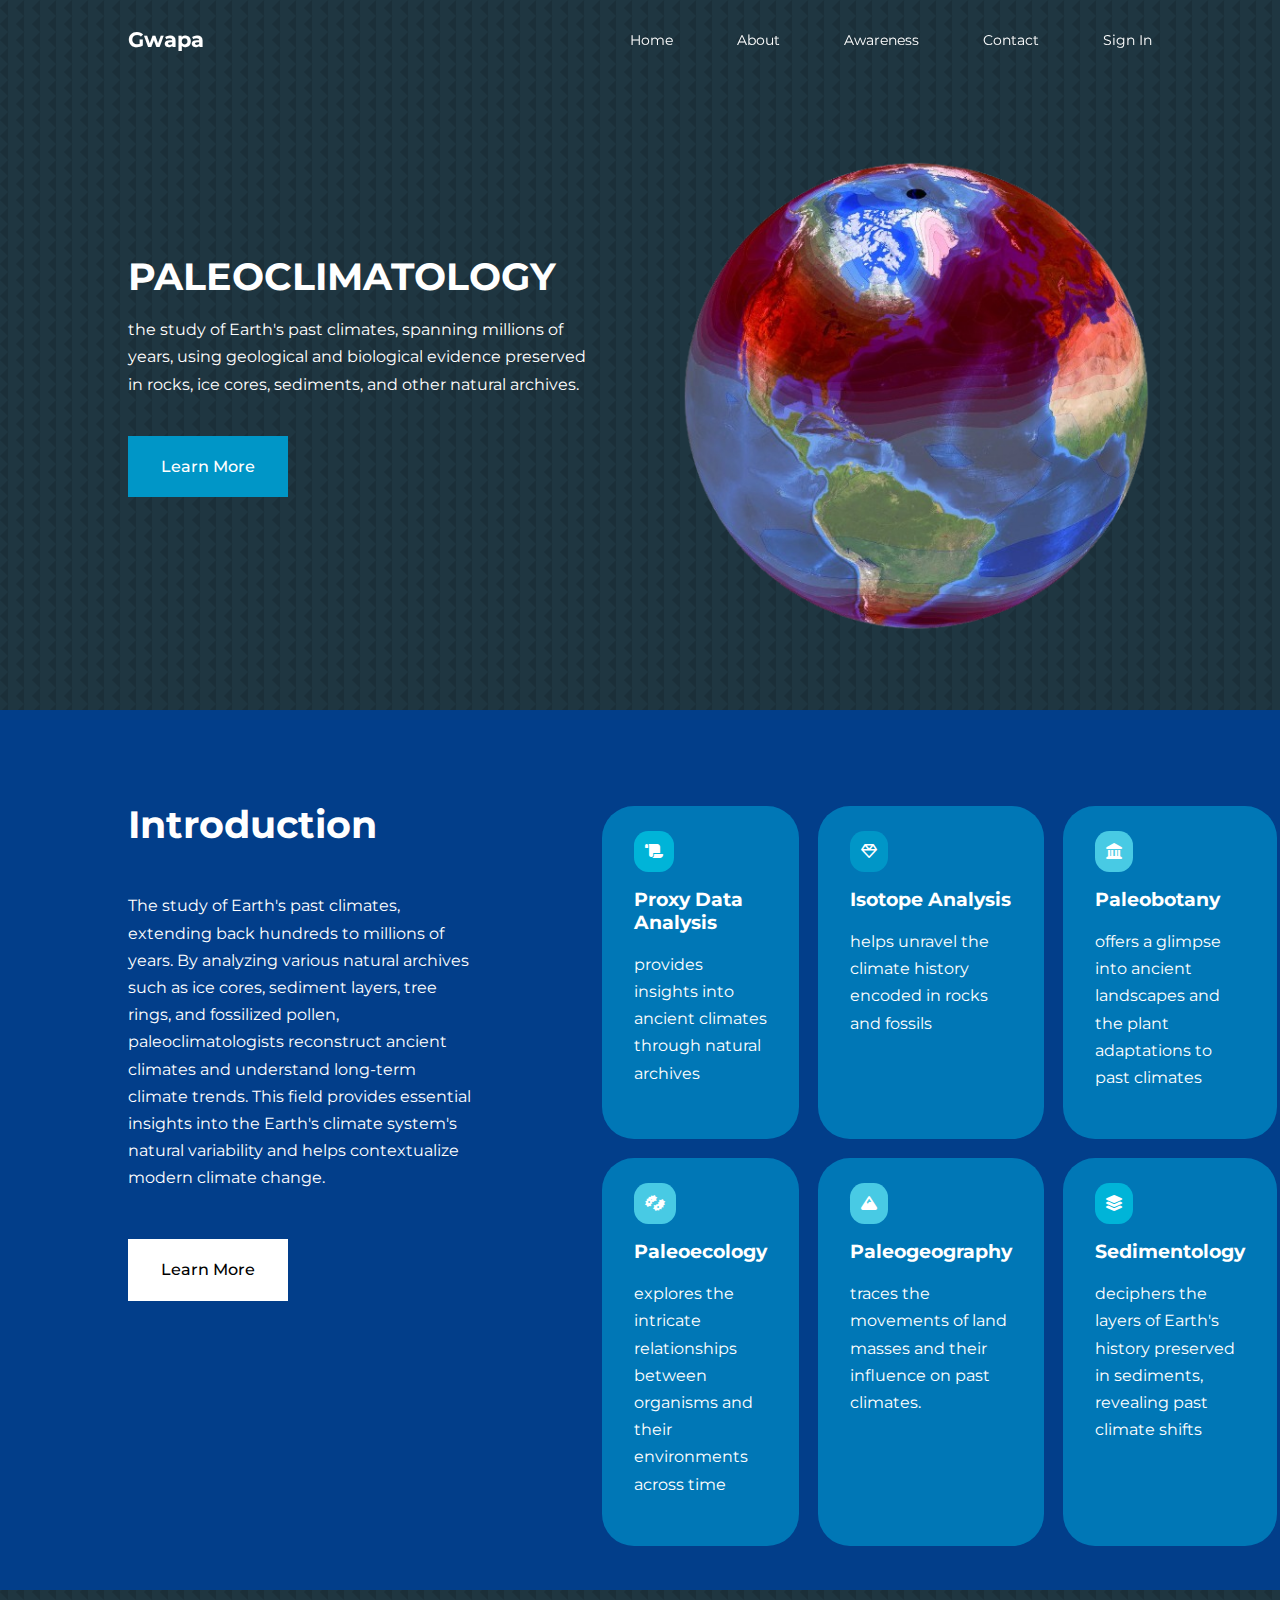
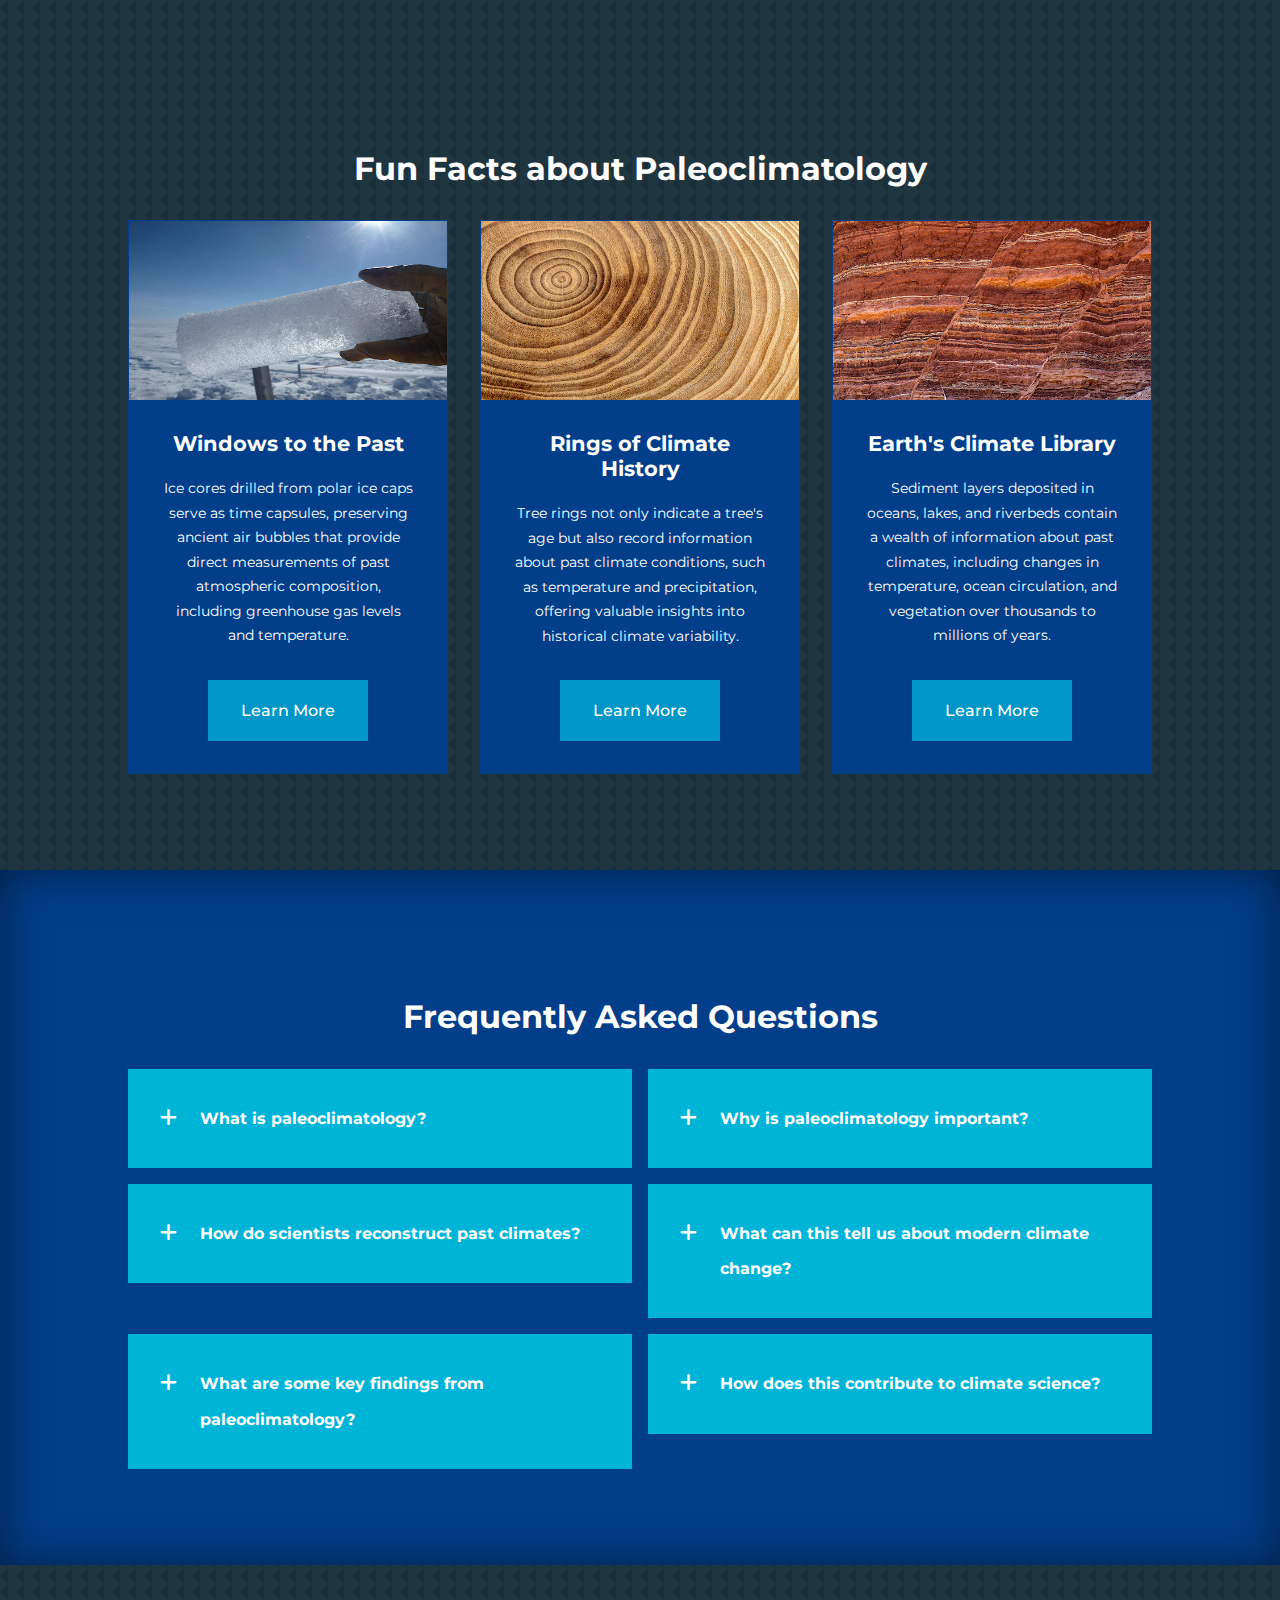
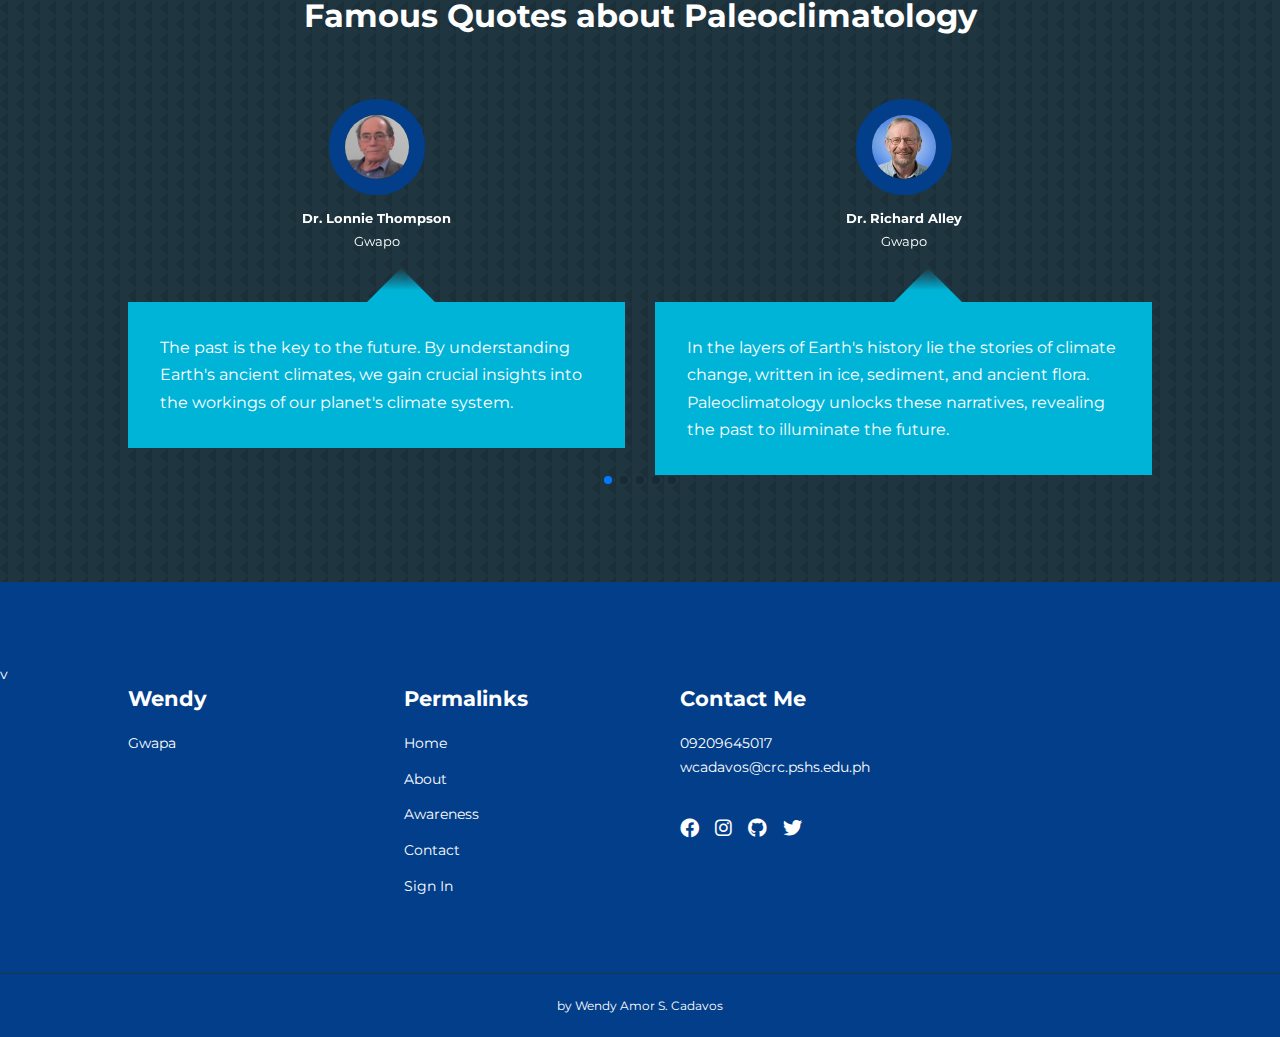
<file: index.html>
<!DOCTYPE html>
<html lang="en">

<head>
    <meta charset="UTF-8">
    <meta http-equiv="X-UA-Compatible" content="IE=edge">
    <meta name="viewport" content="width=device-width, initial-scale=1.0">
    <title>Paleoclimatology</title>
    <link rel="stylesheet" href="css/style.css">
    <!---font amazing--->
    <link rel="stylesheet" href="css/font-awesome.css">
    <!-- Google Font -->
    <link rel="preconnect" href="https://fonts.googleapis.com">
    <link rel="preconnect" href="https://fonts.gstatic.com" crossorigin>
    <link href="https://fonts.googleapis.com/css2?family=Montserrat:wght@300;400;500;600;700;800&display=swap"
        rel="stylesheet">

    <!-- swiper      -->
    <link rel="stylesheet" href="https://cdn.jsdelivr.net/npm/swiper@8/swiper-bundle.min.css" />

</head>

<body>

    <!-- start nav  -->
    <nav>
        <div class="container nav_container">
            <a href="index.html">
                <h4>Gwapa</h4>
            </a>
            <ul class="nav__menu">
                <li><a href="index.html">Home</a></li>
                <li><a href="about.html">About</a></li>
                <li><a href="aware.html">Awareness</a></li>
                <li><a href="contact.html">Contact</a></li>
                <li><a href="sign2.html">Sign In</a></li>
            </ul>
            <button id="open-menu-btn"><i class="fa-solid fa-bars"></i></button>
            <button id="close-menu-btn"><i class="fa-solid fa-xmark"></i></button>
        </div>
    </nav>
    <!-- End nav  -->
    
    <!-- start header  -->
    <header>
        <div class="container header__container">
            <div class="header__left">
                <h1>PALEOCLIMATOLOGY</h1>
                <p>the study of Earth's past climates, spanning millions of years, using geological and biological evidence preserved in rocks, ice cores, sediments, and other natural archives. <p>
                <a href="https://www.whoi.edu/know-your-ocean/ocean-topics/climate-weather/paleoclimatology/" class="btn btn-primary">Learn More</a>
            </div>
            <div class="header__right">
                <div class="header_right-image">
                    <img src="images/hey.png" alt="image">
                </div>
            </div>
        </div>
    </header>
    <!-- End header  -->
    
    <!-- start intro  -->
    <section class="intro">
        <div class="container intro__container">
            <div class="intro__left">
                <h1>Introduction</h1>
                <p>The study of Earth's past climates, extending back hundreds to millions of years. By analyzing various natural archives such as ice cores, sediment layers, tree rings, and fossilized pollen, paleoclimatologists reconstruct ancient climates and understand long-term climate trends. This field provides essential insights into the Earth's climate system's natural variability and helps contextualize modern climate change.</p>
                <a href="https://timescavengers.blog/introductory-material/what-is-paleoclimatology/" class="btn">Learn More</a>
            </div>

            <div class="intro__right">
                <article class="duction">
                    <span class="duction__icon">
                        <i class="fa-solid fa-scroll"></i>
                    </span>
                    <h5>Proxy Data Analysis</h5>
                    <p>provides insights into ancient climates through natural archives</p>
                </article>
                <article class="duction">
                    <span class="duction__icon">
                        <i class="fa-regular fa-gem"></i>
                    </span>
                    <h5>Isotope Analysis</h5>
                    <p>helps unravel the climate history encoded in rocks and fossils</p>
                </article>
                <article class="duction">
                    <span class="duction__icon">
                        <i class="fa-solid fa-landmark"></i>
                    </span>

                    <h5>Paleobotany</h5>
                    <p>offers a glimpse into ancient landscapes and the plant adaptations to past climates</p>
                </article>
                <article class="duction">
                    <span class="duction__icon">
                        <i class="fa-solid fa-bacteria"></i>
                    </span>

                    <h5>Paleoecology</h5>
                    <p>explores the intricate relationships between organisms and their environments across time</p>
                </article>
                <article class="duction">
                    <span class="duction__icon">
                        <i class="fa-solid fa-mountain"></i>
                    </span>

                    <h5>Paleogeography </h5>
                    <p>traces the movements of land masses and their influence on past climates.</p>
                </article>
                <article class="duction">
                    <span class="duction__icon">
                        <i class="fa-solid fa-layer-group"></i>
                    </span>
                    <h5>Sedimentology </h5>
                    <p>deciphers the layers of Earth's history preserved in sediments, revealing past climate shifts</p>
                </article>
            </div>
        </div>
    </section>
    <!-- End intro  -->
    <!-- start facts  -->
    <section class="facts">
        <h2>Fun Facts about Paleoclimatology</h2>
        <div class="container facts__container">
            <article class="fact">
                <div class="fact__image">
                    <img src="images/fact1.png" alt="img">
                </div>
                <div class="facts__info">


                    <h4>Windows to the Past</h4>

                    <p>
                         Ice cores drilled from polar ice caps serve as time capsules, preserving ancient air bubbles that provide direct measurements of past atmospheric composition, including greenhouse gas levels and temperature.
                    </p>
                    <a href="https://icecores.org/about-ice-cores#:~:text=Ice%20cores%20are%20cylinders%20of,the%20bottom%20of%20the%20core." class="btn btn-primary">Learn More</a>
                </div>
            </article>
            <article class="fact">
                <div class="fact__image">
                    <img src="images/fact2.png" alt="img">
                </div>
                <div class="facts__info">

                    <h4>Rings of Climate History</h4>

                    <p>
                        Tree rings not only indicate a tree's age but also record information about past climate conditions, such as temperature and precipitation, offering valuable insights into historical climate variability.
                    </p>
                    <a href="https://climate.nasa.gov/news/2540/tree-rings-provide-snapshots-of-earths-past-climate/" class="btn btn-primary">Learn More</a>
                </div>
            </article>
            <article class="fact">
                <div class="fact__image">
                    <img src="images/fact3.jpeg" alt="img">
                </div>
                <div class="facts__info">

                    <h4>Earth's Climate Library</h4>

                    <p>
                        Sediment layers deposited in oceans, lakes, and riverbeds contain a wealth of information about past climates, including changes in temperature, ocean circulation, and vegetation over thousands to millions of years.
                    </p>
                    <a href="https://eos.org/research-spotlights/tracing-the-past-through-layers-of-sediment" class="btn btn-primary">Learn More</a>
                </div>
            </article>
        </div>
    </section>
    <!-- End facts  -->
    <!-- start faq  -->
    <section class="faqs">
        <h2>Frequently Asked Questions </h2>
        <div class="container faqs__container">
            <article class="faq">
                <div class="faq__icon">
                    <i class="fa-solid fa-plus"></i>
                </div>
                <div class="faq__text">


                    <h4>
                        What is paleoclimatology?
                    </h4>
                    <p>
                        Paleoclimatology is the study of Earth's past climates, utilizing various proxies and archives to reconstruct ancient climate conditions and understand long-term climate trends.
                    </p>

                </div>
            </article>
            <article class="faq">
                <div class="faq__icon">
                    <i class="fa-solid fa-plus"></i>
                </div>
                <div class="faq__text">

                    <h4>
                        Why is paleoclimatology important?
                    </h4>
                    <p>
                        Paleoclimatology provides insights into natural climate variability, helping us understand past climate dynamics and the factors that influence climate change. This knowledge is crucial for predicting future climate scenarios and assessing the impacts of human-induced climate change.
                    </p>
                </div>
            </article>
            <article class="faq">
                <div class="faq__icon">
                    <i class="fa-solid fa-plus"></i>
                </div>
                <div class="faq__text">

                    <h4>
                        How do scientists reconstruct past climates?
                    </h4>
                    <p>
                        Scientists use a variety of methods, including analyzing ice cores, sediment cores, tree rings, fossilized pollen, speleothems, and other proxies to reconstruct past climates. By examining these natural archives, they can infer past temperature, precipitation, atmospheric composition, and environmental conditions.
                    </p>
                </div>
            </article>
            <article class="faq">
                <div class="faq__icon">
                    <i class="fa-solid fa-plus"></i>
                </div>
                <div class="faq__text">
                    <h4>
                        What can this tell us about modern climate change?
                    </h4>
                    <p>
                        Paleoclimatology provides context for understanding modern climate change by revealing natural climate variability over geological time scales. By comparing past climate changes to current trends, scientists can assess the extent to which recent climate changes are within the range of natural variability or are influenced by human activities.
                    </p>
                </div>
            </article>
            <article class="faq ">
                <div class="faq__icon">
                    <i class="fa-solid fa-plus"></i>
                </div>
                <div class="faq__text">

                    <h4>
                        What are some key findings from paleoclimatology?
                    </h4>
                    <p>
                        Paleoclimatology has revealed significant insights, such as past periods of rapid climate change, including ice ages and warm interglacial periods. It has also provided evidence of past climate events, such as volcanic eruptions, solar variability, and natural greenhouse gas fluctuations, which have shaped Earth's climate history.
                    </p>
                </div>
            </article>
            <article class="faq">
                <div class="faq__icon">
                    <i class="fa-solid fa-plus"></i>
                </div>

                <div class="faq__text">

                    <h4>
                        How does this contribute to climate science?
                    </h4>
                    <p>
                        Paleoclimatology contributes to climate science by providing valuable data for climate models, improving our understanding of climate feedback mechanisms, and informing policy decisions related to climate change mitigation and adaptation. It also helps identify potential future climate scenarios based on past climate analogs.
                    </p>

                </div>


            </article>



        </div>
    </section>
    <!-- End faq  -->
    <!-- start quotes  -->
    <div class="quotes__Container container mySwiper">
        <h2>Famous Quotes about Paleoclimatology</h2>
        <div class="swiper-wrapper">
            <article class="quote swiper-slide">
                <div class="avatar">
                    <img src="images/img1.jpeg" alt="img">
                </div>
                <div class="quotes__info">
                    <h5>Dr. Lonnie Thompson</h5>
                    <small>Gwapo</small>
                </div>
                <div class="quote__body">
                    <p>
                        The past is the key to the future. By understanding Earth's ancient climates, we gain crucial insights into the workings of our planet's climate system.
                    </p>
                </div>
            </article>
            <article class="quote swiper-slide">
                <div class="avatar">
                    <img src="images/img2.jpeg" alt="img">
                </div>
                <div class="quotes__info">
                    <h5>Dr. Richard Alley</h5>
                    <small>Gwapo</small>
                </div>
                <div class="quote__body">
                    <p>
                        In the layers of Earth's history lie the stories of climate change, written in ice, sediment, and ancient flora. Paleoclimatology unlocks these narratives, revealing the past to illuminate the future.
                    </p>
                </div>
            </article>


            <article class="quote swiper-slide">
                <div class="avatar">
                    <img src="images/img3.png" alt="img">
                </div>
                <div class="quotes__info">
                    <h5>Dr. Ellen Mosley-Thompson</h5>
                    <small>Gwapa</small>
                </div>
                <div class="quote__body">
                    <p>
                       Ice cores, tree rings, and sediment layers are the pages of Earth's climate history, each revealing a chapter in the ongoing story of our planet's environmental evolution.
                    </p>
                </div>
            </article>


            <article class="quote swiper-slide">
                <div class="avatar">
                    <img src="images/img4.jpeg" alt="img">
                </div>
                <div class="quotes__info">
                    <h5>Dr. Michael Mann</h5>
                    <small>Gwapo</small>
                </div>
                <div class="quote__body">
                    <p>
                        Through the lens of paleoclimatology, we glimpse the echoes of past climates, whispering warnings and wisdom about the fragility and resilience of Earth's climate system.
                    </p>
                </div>
            </article>


            <article class="quote swiper-slide">
                <div class="avatar">
                    <img src="images/img5.jpeg" alt="img">
                </div>
                <div class="quotes__info">
                    <h5>Dr. Valerie Trouet</h5>
                    <small>Gwapa</small>
                </div>
                <div class="quote__body">
                    <p>
                        Paleoclimatology is a journey through time, where every layer of sediment and ice holds clues to unraveling the mysteries of Earth's climate past. In understanding the past, we chart a course for the future.
                    </p>
                </div>
            </article>


            <article class="quote swiper-slide ">
                <div class="avatar">
                    <img src="images/img6.jpeg" alt="img">
                </div>
                <div class="quotes__info">
                    <h5>Dr. Jessica Tierney</h5>
                    <small>Gwapa</small>
                </div>
                <div class="quote__body">
                    <p>
                        The archives of Earth's climate history are vast and diverse, waiting to be deciphered by the curious minds of paleoclimatologists. In the layers of time, we find answers to questions both ancient and urgent.
                    </p>
                </div>
            </article>
        </div>
        <div class="swiper-pagination"></div>

    </div>
    <!-- End quotes  -->
    <!-- start footer  -->
    <footer class="footer">v
        <div class="container footer__container">
            <div class="footer__1">
                <a href="index.html" class="footer__logo">
                    <h4>Wendy</h4>
                </a>
                <p>Gwapa</p>
            </div>
            <div class="footer__2">
                <h4>Permalinks</h4>
                <ul class="permalinks">
                    <li><a href="index.html">Home</a></li>
                    <li><a href="about.html">About</a></li>
                    <li><a href="aware.html">Awareness</a></li>
                    <li><a href="contact.html">Contact</a></li>
                    <li><a href="sign2.html">Sign In</a></li>
                </ul>
            </div>
            <div class="footer__4">
                <h4>Contact Me</h4>
                <div>
                    <p>09209645017</p>
                    <p>wcadavos@crc.pshs.edu.ph</p>
                </div>
                <ul class="footer__socials">
                    <li><a href="https://www.facebook.com/wendyamor.cadavos"><i class="fa-brands fa-facebook"></i></a></li>
                    <li><a href="https://www.instagram.com/di_wendy03/"><i class="fa-brands fa-instagram"></i></a></li>
                    <li><a href="https://github.com/cs3-W-Cadavos-27"><i class="fa-brands fa-github"></i></a></li>
                    <li><a href="https://x.com/di_wendy03"><i class="fa-brands fa-twitter"></i></a></li>
                </ul>
            </div>
        </div>
        <div class="footer__me">
            <small>by Wendy Amor S. Cadavos</small>
        </div>
    </footer>

    <script src="js/swipe.js"></script>

    <script src="js/main.js"></script>



</body>

</html>
</file>
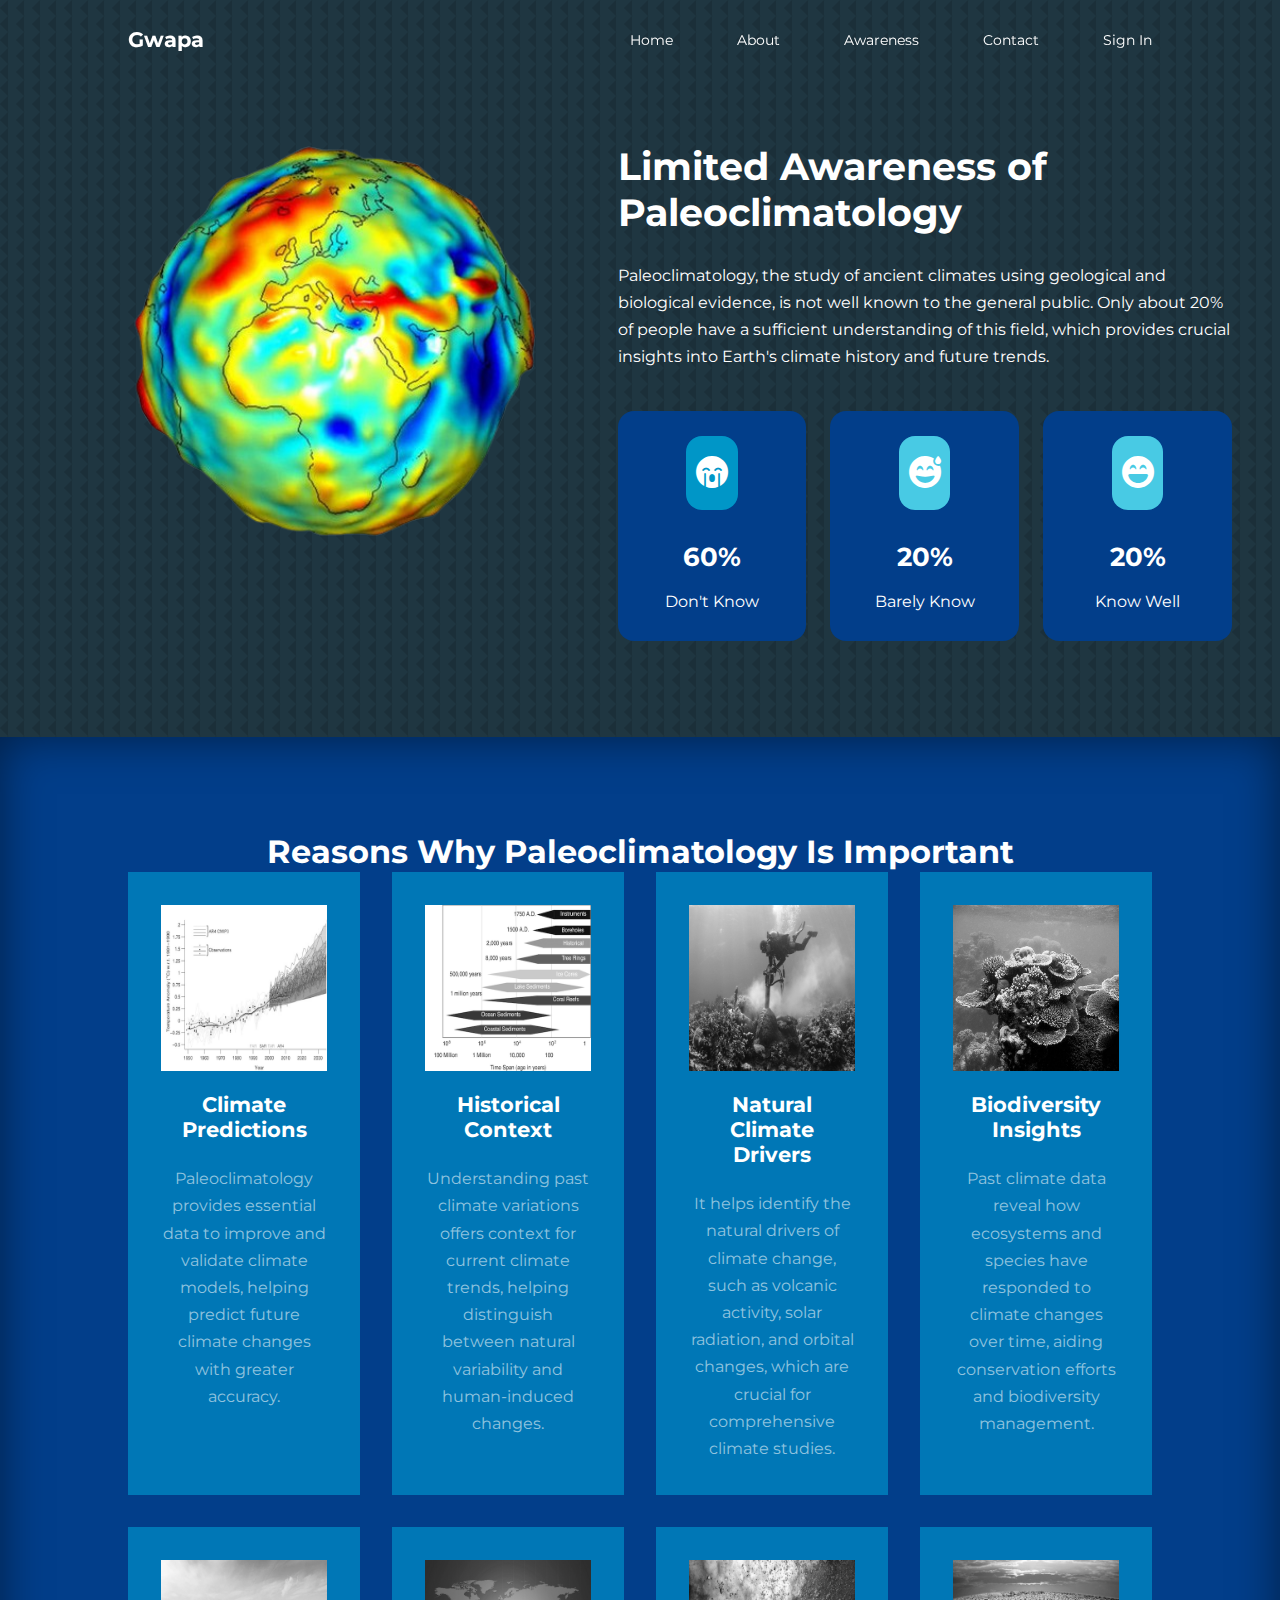
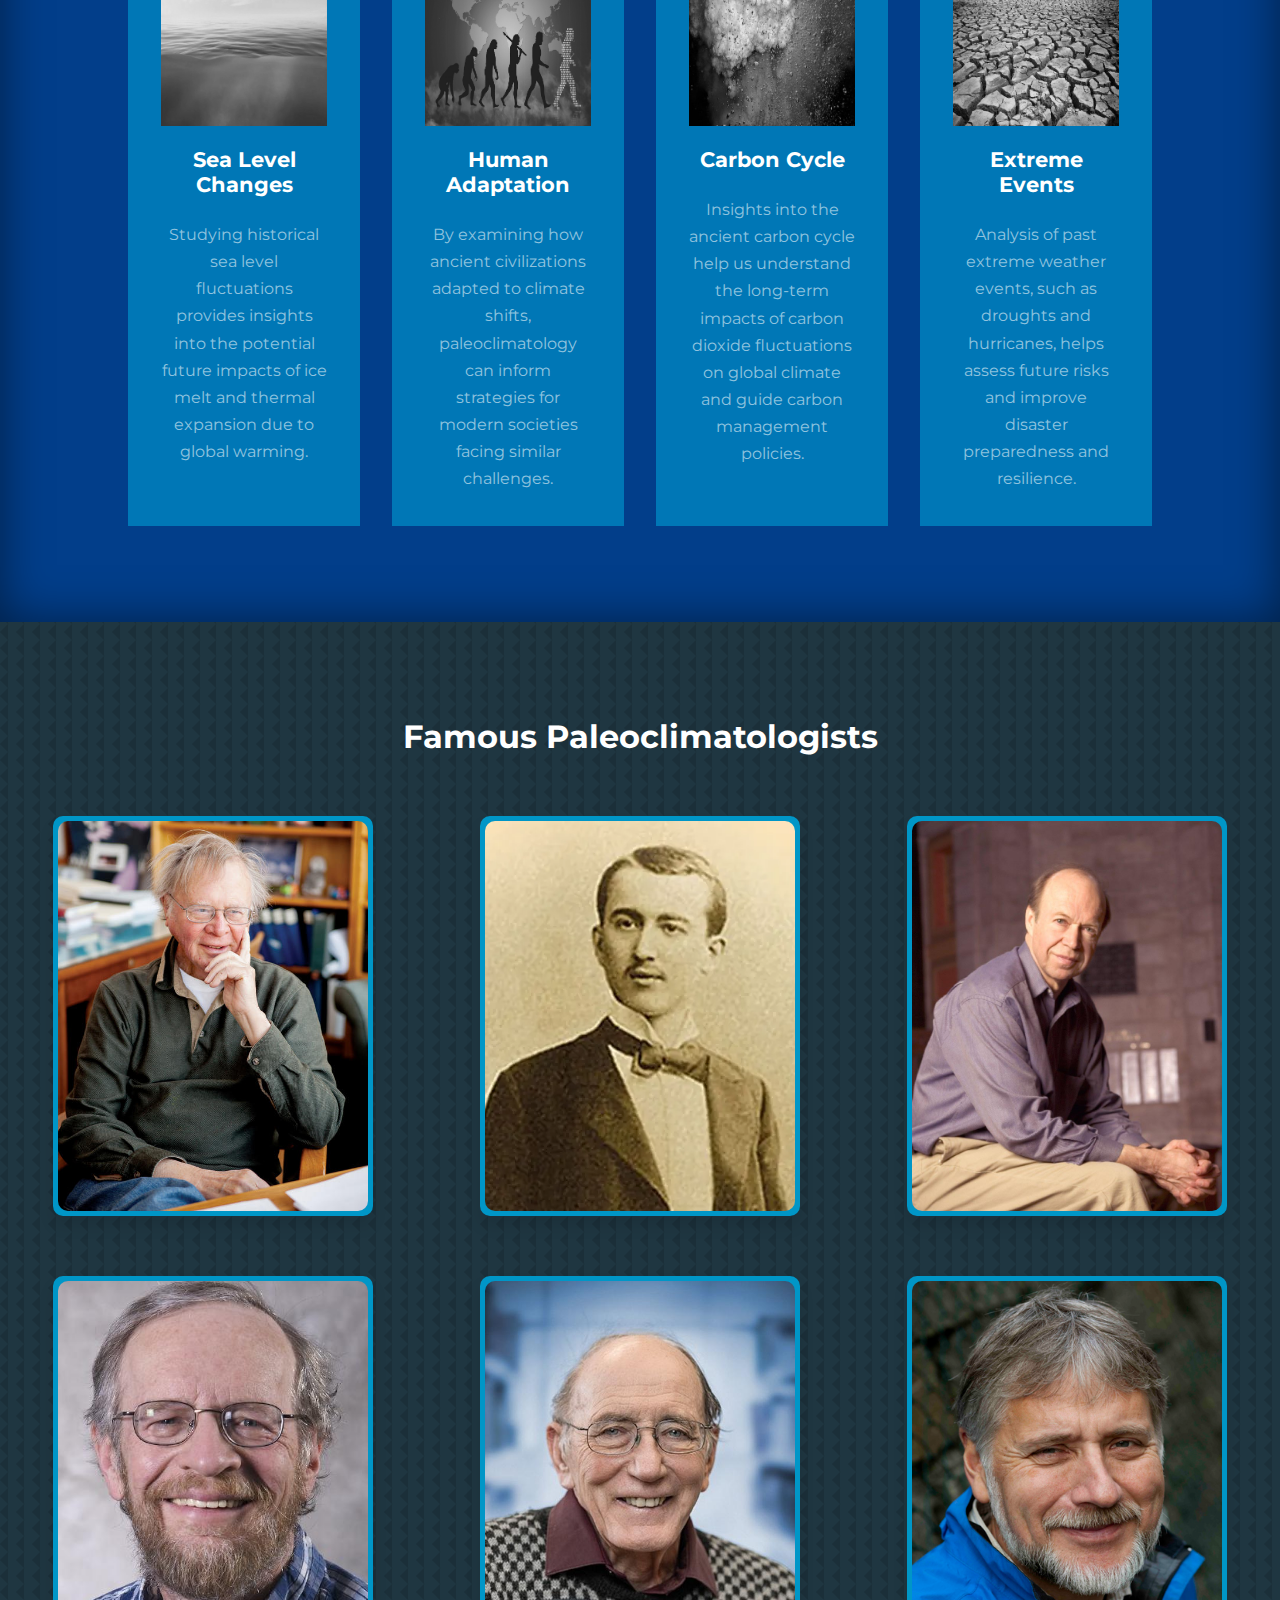
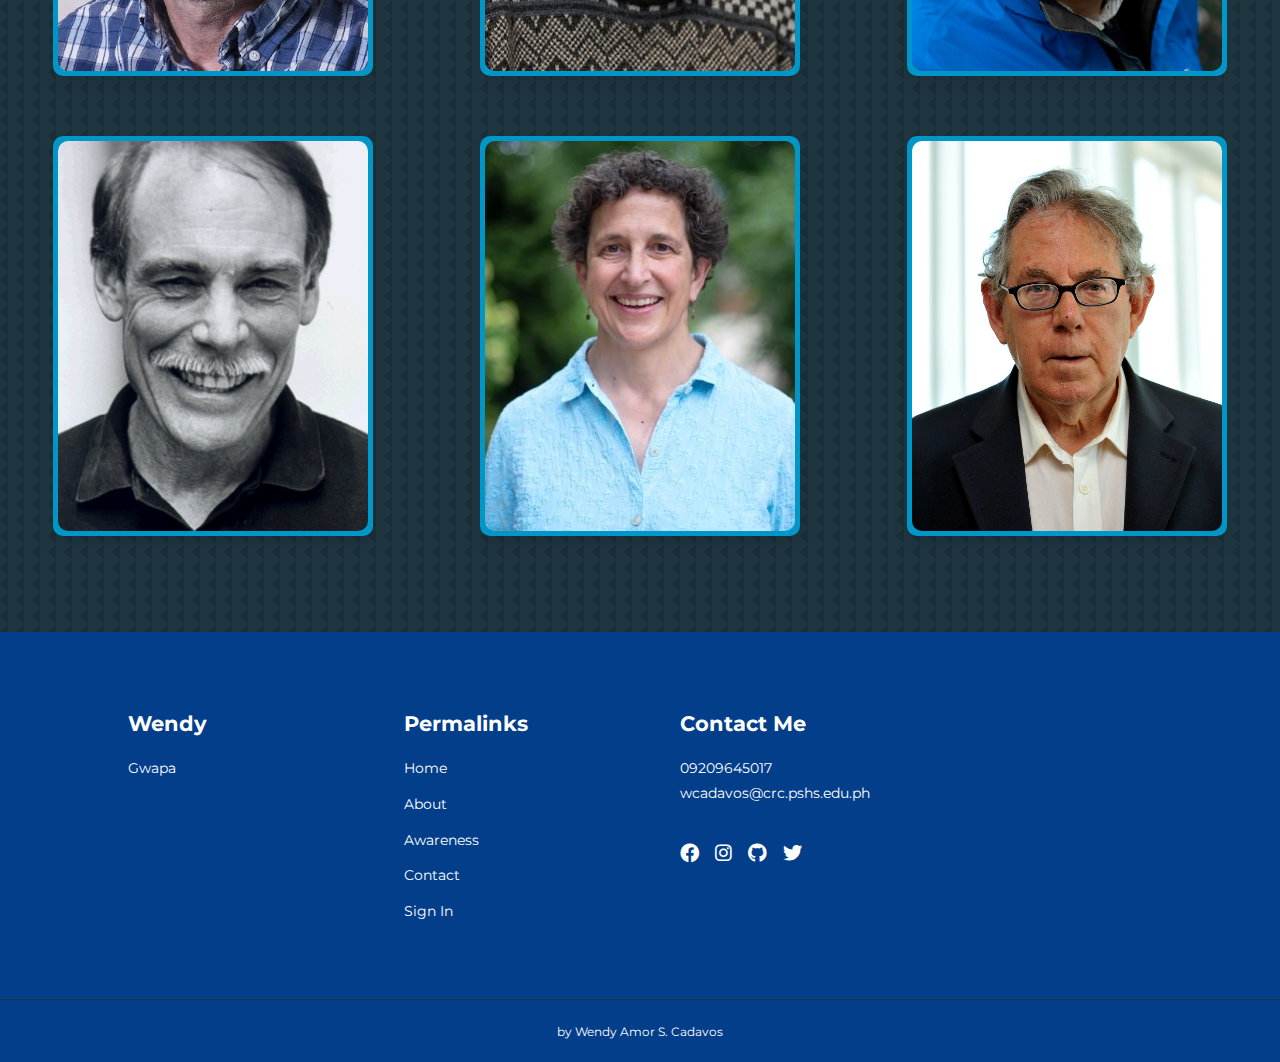
<file: about.html>
<!DOCTYPE html>
<html lang="en">

<head>
    <meta charset="UTF-8">
    <meta http-equiv="X-UA-Compatible" content="IE=edge">
    <meta name="viewport" content="width=device-width, initial-scale=1.0">
    <title>Paleoclimatology</title>
    <link rel="stylesheet" href="css/about.css">
    <link rel="stylesheet" href="css/style.css">
    <!---font amazing--->
    <link rel="stylesheet" href="css/font-awesome.css">
    <!-- Google Font -->
    <link rel="preconnect" href="https://fonts.googleapis.com">
    <link rel="preconnect" href="https://fonts.gstatic.com" crossorigin>
    <link href="https://fonts.googleapis.com/css2?family=Montserrat:wght@300;400;500;600;700;800&display=swap"
        rel="stylesheet">
    <link rel="stylesheet" href="https://cdnjs.cloudflare.com/ajax/libs/font-awesome/6.5.2/css/all.min.css" integrity="sha512-iecdLmaskl7CVkqkXNQ/ZH/XLlvWZOJyj7Yy7tcenmpD1ypASozpmT/E0iPtmFIB46ZmdtAc9eNBvH0H/ZpiBw==" crossorigin="anonymous" referrerpolicy="no-referrer"/>


</head>

<body>

    <!-- start nav  -->
    <nav>
        <div class="container nav_container">
            <a href="index.html">
                <h4>Gwapa</h4>
            </a>
            <ul class="nav__menu">
                <li><a href="index.html">Home</a></li>
                <li><a href="about.html">About</a></li>
                <li><a href="aware.html">Awareness</a></li>
                <li><a href="contact.html">Contact</a></li>
                <li><a href="sign2.html">Sign In</a></li>
            </ul>
            <button id="open-menu-btn"><i class="fa-solid fa-bars"></i></button>
            <button id="close-menu-btn"><i class="fa-solid fa-xmark"></i></button>
        </div>
    </nav>
    <!-- End nav  -->
    
    
    
    <!-- start about__paleo  -->
    <section class="about__paleo">
        <div class="container about__paleo_container">
            <div class="about__paleo_left">
                <img src="images/bro.png">
            </div>
            <div class="about__paleo_right">
                <h1>
                    Limited Awareness of Paleoclimatology
                </h1>
                <p>
                    Paleoclimatology, the study of ancient climates using geological and biological evidence, is not well known to the general public. Only about 20% of people have a sufficient understanding of this field, which provides crucial insights into Earth's climate history and future trends.
                </p>
                <div class="paleo__cards">
                    <article class="paleo__card">
                        <span class="paleo__icon">
                            <i class="fa-solid fa-face-sad-cry"></i>
                        </span>
                        <h3>60%</h3>
                        <p>Don't Know</p>

                    </article>
                    <article class="paleo__card">
                        <span class="paleo__icon">
                            <i class="fa-solid fa-face-grin-beam-sweat"></i>
                        </span>
                        <h3>20%</h3>
                        <p>Barely Know</p>

                    </article>
                    <article class="paleo__card">
                        <span class="paleo__icon">
                            <i class="fa-solid fa-face-laugh-beam"></i>
                        </span>
                        <h3>20%</h3>
                        <p>Know Well</p>

                    </article>
                </div>
            </div>
        </div>
    </section>


    <!-- End about__paleo  -->

    <!-- start rea  -->
    <section class="rea">
        <h2>Reasons Why Paleoclimatology Is Important</h2>
        <div class="container team__container">
            <article class="reason">
                <div class="reason-image">
                    <img src="images/about1.png">

                </div>
                <div class="reason-info">
                    <h4>Climate Predictions</h4>
                    <p>Paleoclimatology provides essential data to improve and validate climate models, helping predict future climate changes with greater accuracy.</p>
                </div>
                <div class="son-socials">
                    <a href="https://earthobservatory.nasa.gov/features/Paleoclimatology_Understanding" target="_blank">
                        <i class="fa-brands fa-google"></i>
                    </a>
                </div>
            </article>
            
            
            <article class="reason">
                <div class="reason-image">
                    <img src="images/about2.png">

                </div>
                <div class="reason-info">
                    <h4>Historical Context</h4>
                    <p>Understanding past climate variations offers context for current climate trends, helping distinguish between natural variability and human-induced changes.</p>
                </div>
                <div class="son-socials">
                    <a href="https://earthobservatory.nasa.gov/features/Paleoclimatology_Understanding" target="_blank">
                        <i class="fa-brands fa-google"></i>
                    </a>
                </div>
            </article>
            
            <article class="reason">
                <div class="reason-image">
                    <img src="images/about3.jpeg">

                </div>
                <div class="reason-info">
                    <h4>Natural Climate Drivers</h4>
                    <p>It helps identify the natural drivers of climate change, such as volcanic activity, solar radiation, and orbital changes, which are crucial for comprehensive climate studies.</p>
                </div>
                <div class="son-socials">
                    <a href="https://science2017.globalchange.gov/chapter/2/" target="_blank">
                        <i class="fa-brands fa-google"></i>
                    </a>
                </div>
            </article>
            
            <article class="reason">
                <div class="reason-image">
                    <img src="images/about4.jpeg">

                </div>
                <div class="reason-info">
                    <h4>Biodiversity Insights</h4>
                    <p>Past climate data reveal how ecosystems and species have responded to climate changes over time, aiding conservation efforts and biodiversity management.</p>
                </div>
                <div class="son-socials">
                    <a href="https://www.paspk.org/news/paleoecological-insights-into-the-response-of-biodiversity-and-ecosystems-to-climate-change/" target="_blank">
                        <i class="fa-brands fa-google"></i>
                    </a>
                </div>
            </article>
            
            <article class="reason">
                <div class="reason-image">
                    <img src="images/about5%20.jpg">

                </div>
                <div class="reason-info">
                    <h4>Sea Level Changes</h4>
                    <p>Studying historical sea level fluctuations provides insights into the potential future impacts of ice melt and thermal expansion due to global warming.</p>
                </div>
                <div class="son-socials">
                    <a href="https://www.sciencedirect.com/science/article/abs/pii/B9780123918512000027" target="_blank">
                        <i class="fa-brands fa-google"></i>
                    </a>
                </div>
            </article>
            
            <article class="reason">
                <div class="reason-image">
                    <img src="images/about6.jpeg">

                </div>
                <div class="reason-info">
                    <h4>Human Adaptation</h4>
                    <p>By examining how ancient civilizations adapted to climate shifts, paleoclimatology can inform strategies for modern societies facing similar challenges.</p>
                </div>
                <div class="son-socials">
                    <a href="https://paleomongolia.com/paleoclimate-and-human-adaptation/" target="_blank">
                        <i class="fa-brands fa-google"></i>
                    </a>
                </div>
            </article>
            
            <article class="reason">
                <div class="reason-image">
                    <img src="images/about7.jpeg">

                </div>
                <div class="reason-info">
                    <h4>Carbon Cycle</h4>
                    <p>Insights into the ancient carbon cycle help us understand the long-term impacts of carbon dioxide fluctuations on global climate and guide carbon management policies.</p>
                </div>
                <div class="son-socials">
                    <a href="https://earthobservatory.nasa.gov/features/CarbonCycle" target="_blank">
                        <i class="fa-brands fa-google"></i>
                    </a>
                </div>
            </article>
            
            <article class="reason">
                <div class="reason-image">
                    <img src="images/about8.jpeg">

                </div>
                <div class="reason-info">
                    <h4>Extreme Events</h4>
                    <p>Analysis of past extreme weather events, such as droughts and hurricanes, helps assess future risks and improve disaster preparedness and resilience.</p>
                </div>
                <div class="son-socials">
                    <a href="#" target="_blank">
                        <i class="fa-brands fa-google"></i>
                    </a>
                </div>
            </article>

        </div>
    </section>


    <!-- End rea  -->
    
    <!-- Start Paleoclimatologist  -->
    
    <section class="amor">
        <h2>Famous Paleoclimatologists</h2>
        <div class="wendz">
    <div class="wrapper">
         <div class="card front-face">
            <img src="images/pal1.jpeg">
         </div>
         <div class="card back-face">
            <img src="images/pal1.jpeg">
            <div class="info">
               <div class="title">
                  Wally Broecker
               </div>
               <p>
                  Pioneered the study of the global carbon cycle and coined the term "global warming."
               </p>
            </div>
            <ul>
               <a href="https://www.igsoc.org/wallace-wally-broecker-1931-2019"><i class="fa-regular fa-snowflake"></i></a>
               <a href="http://paocweb.mit.edu/about/paoc-spotlights/remembering-wallace-broecker"><i class="fa-solid fa-p"></i></a>
               <a href="https://www.sciencenews.org/article/climate-change-wally-broecker-abrupt-ocean-conveyor-belt"><i class="fa-regular fa-newspaper"></i></a>
               <a href="https://news.medill.northwestern.edu/chicago/climate-science-pioneer-wallace-broecker-memorialized-at-namesake-symposium/"><i class="fa-solid fa-school"></i></a>
            </ul>
         </div>
      </div>
        
        <div class="wrapper">
         <div class="card front-face">
            <img src="images/pal2.webp">
         </div>
         <div class="card back-face">
            <img src="images/pal2.webp">
            <div class="info">
               <div class="title">
                  Milutin Milankovitch
               </div>
               <p>
                  Developed the theory of ice ages driven by variations in Earth's orbit and axial tilt (Milankovitch cycles).
               </p>
            </div>
            <ul>
               <a href="https://camelclimatechange.org/camel/milutin_milanko.html"><i class="fa-brands fa-leanpub"></i></a>
               <a href="https://www.nature.com/scitable/knowledge/library/milankovitch-cycles-paleoclimatic-change-and-hominin-evolution-68244581/"><i class="fa-brands fa-pagelines"></i></a>
               <a href="https://cp.copernicus.org/articles/17/1727/2021/"><i class="fa-brands fa-etsy"></i></a>
               <a href="https://www.lindahall.org/about/news/scientist-of-the-day/milutin-milankovic/"><i class="fa-solid fa-book"></i></a>
            </ul>
         </div>
      </div>
        
    <div class="wrapper">
         <div class="card front-face">
            <img src="images/pal3.jpeg">
         </div>
         <div class="card back-face">
            <img src="images/pal3.jpeg">
            <div class="info">
               <div class="title">
                  James Hansen
               </div>
               <p>
                  Used paleoclimate data to highlight the significance of human-induced climate change.
               </p>
            </div>
            <ul>
               <a href="https://en.wikipedia.org/wiki/James_Hansen"><i class="fa-brands fa-wikipedia-w"></i></a>
               <a href="https://csas.earth.columbia.edu/about/people/james-e-hansen"><i class="fa-solid fa-crown"></i></a>
               <a href="https://scholar.google.com.ph/citations?user=NhWonoUAAAAJ&hl=fil"><i class="fa-solid fa-graduation-cap"></i></a>
               <a href="https://www.theguardian.com/environment/2023/jul/19/climate-crisis-james-hansen-scientist-warning"><i class="fa-solid fa-g"></i></a>
            </ul>
         </div>
      </div>
        
    <div class="wrapper">
         <div class="card front-face">
            <img src="images/pal4.jpeg">
         </div>
         <div class="card back-face">
            <img src="images/pal4.jpeg">
            <div class="info">
               <div class="title">
                  Richard Alley
               </div>
               <p>
                  Researched the behavior of ice sheets and their role in abrupt climate changes.
               </p>
            </div>
            <ul>
               <a href="https://www.geosc.psu.edu/directory/richard-alley"><i class="fa-solid fa-cat"></i></a>
               <a href="https://www.researchgate.net/figure/Paleoclimatologist-Richard-Alley-PhD-Nobel-Laureate-and-Professor-at-Penn-States-Earth_fig2_314941287"><i class="fa-solid fa-magnifying-glass"></i></a>
               <a href="https://en.wikipedia.org/wiki/Richard_Alley"><i class="fa-brands fa-wikipedia-w"></i></a>
               <a href="https://www.youtube.com/watch?v=ujkcTZZlikg"><i class="fab fa-youtube"></i></a>
            </ul>
         </div>
      </div>
        
    <div class="wrapper">
         <div class="card front-face">
            <img src="images/pal5.jpeg">
         </div>
         <div class="card back-face">
            <img src="images/pal5.jpeg">
            <div class="info">
               <div class="title">
                  Lonnie Thompson
               </div>
               <p>
                  Conducted ice core drilling in tropical glaciers, providing insights into past climate variability.
               </p>
            </div>
            <ul>
               <a href="https://en.wikipedia.org/wiki/Lonnie_Thompson"><i class="fa-brands fa-wikipedia-w"></i></a>
               <a href="https://earthsciences.osu.edu/people/thompson.3"><i class="fa-solid fa-o"></i></a>
               <a href="https://nationalmedals.org/laureate/lonnie-g-thompson/"><i class="fa-solid fa-medal"></i></a>
               <a href="https://www.youtube.com/watch?v=vrmiygm3QfM"><i class="fab fa-youtube"></i></a>
            </ul>
         </div>
      </div>
        
    <div class="wrapper">
         <div class="card front-face">
            <img src="images/pal6.jpeg">
         </div>
         <div class="card back-face">
            <img src="images/pal6.jpeg">
            <div class="info">
               <div class="title">
                  Eystein Jansen
               </div>
               <p>
                  Studied marine sediments to understand past ocean temperatures and climate shifts.
               </p>
            </div>
            <ul>
               <a href="https://en.wikipedia.org/wiki/Eystein_Jansen"><i class="fa-brands fa-wikipedia-w"></i></a>
               <a href="https://www.researchgate.net/scientific-contributions/Eystein-Jansen-61995074"><i class="fa-solid fa-magnifying-glass"></i></a>
               <a href="https://www.uib.no/en/persons/Eystein.Jansen"><i class="fa-solid fa-school"></i></a>
               <a href="https://doi.pangaea.de/10.1594/PANGAEA.848080"><i class="fa-solid fa-atom"></i></a>
            </ul>
         </div>
      </div>
        
    <div class="wrapper">
         <div class="card front-face">
            <img src="images/pal7.webp">
         </div>
         <div class="card back-face">
            <img src="images/pal7.webp">
            <div class="info">
               <div class="title">
                  Gerard Bond
               </div>
               <p>
                  Identified periodic climate patterns in North Atlantic sediments, known as Bond events.
               </p>
            </div>
            <ul>
               <a href="https://www.ldeo.columbia.edu/res/pi/arch.moved/paleo.shtml"><i class="fa-solid fa-magnifying-glass"></i></a>
               <a href="https://research.com/u/gerard-c-bond"><i class="fa-solid fa-award"></i></a>
               <a href="https://en.wikipedia.org/wiki/Gerard_C._Bond"><i class="fa-brands fa-wikipedia-w"></i></a>
               <a href="https://earth2class.org/site/?tag=dr-gerard-bond"><i class="fa-solid fa-globe"></i></a>
            </ul>
         </div>
      </div>
        
    <div class="wrapper">
         <div class="card front-face">
            <img src="images/pal8.jpeg">
         </div>
         <div class="card back-face">
            <img src="images/pal8.jpeg">
            <div class="info">
               <div class="title">
                  Katherine Freeman
               </div>
               <p>
                  Utilized molecular fossils to reconstruct past climates and biogeochemical cycles.
               </p>
            </div>
            <ul>
               <a href="https://iee.psu.edu/people/katherine-freeman"><i class="fa-solid fa-cat"></i></a>
               <a href="https://www.earth.northwestern.edu/our-people/affiliated-faculty/freeman-kate.html"><i class="fa-solid fa-school"></i></a>
               <a href="https://www.researchgate.net/profile/Katherine-Freeman-2/2"><i class="fa-solid fa-magnifying-glass"></i></a>
               <a href="http://www.khfreeman.com/uploads/1/5/0/0/15007112/freeman_cv_2012_nov.pdf"><i class="fa-solid fa-book"></i></a>
            </ul>
         </div>
      </div>
            
    <div class="wrapper">
         <div class="card front-face">
            <img src="images/pal9.jpeg">
         </div>
         <div class="card back-face">
            <img src="images/pal9.jpeg">
            <div class="info">
               <div class="title">
                  Paul Crutzen 
               </div>
               <p>
                  Coined the term "Anthropocene" to describe the current geological epoch influenced by human activity, based on paleoclimatic evidence.
               </p>
            </div>
            <ul>
               <a href="https://en.wikipedia.org/wiki/Paul_J._Crutzen"><i class="fa-brands fa-wikipedia-w"></i></a>
               <a href="https://education.nationalgeographic.org/resource/age-man-enter-anthropocene/"><i class="fa-regular fa-square"></i></a>
               <a href="https://www.researchgate.net/scientific-contributions/Paul-Crutzen-2168553510"><i class="fa-solid fa-magnifying-glass"></i></a>
               <a href="https://senate.universityofcalifornia.edu/in-memoriam/files/paul-crutzen.html"><i class="fa-solid fa-school"></i></a>
            </ul>
         </div>
      </div>
            
        </div>
    </section>


    <!-- End Paleoclimatologist  -->

    <!-- start footer  -->
    <footer class="footer">
        <div class="container footer__container">
            <div class="footer__1">
                <a href="index.html" class="footer__logo">
                    <h4>Wendy</h4>
                </a>
                <p>Gwapa</p>
            </div>
            <div class="footer__2">
                <h4>Permalinks</h4>
                <ul class="permalinks">
                    <li><a href="index.html">Home</a></li>
                    <li><a href="about.html">About</a></li>
                    <li><a href="aware.html">Awareness</a></li>
                    <li><a href="contact.html">Contact</a></li>
                    <li><a href="sign2.html">Sign In</a></li>
                </ul>
            </div>
            <div class="footer__4">
                <h4>Contact Me</h4>
                <div>
                    <p>09209645017</p>
                    <p>wcadavos@crc.pshs.edu.ph</p>
                </div>
                <ul class="footer__socials">
                    <li><a href="https://www.facebook.com/wendyamor.cadavos"><i class="fa-brands fa-facebook"></i></a></li>
                    <li><a href="https://www.instagram.com/di_wendy03/"><i class="fa-brands fa-instagram"></i></a></li>
                    <li><a href="https://github.com/cs3-W-Cadavos-27"><i class="fa-brands fa-github"></i></a></li>
                    <li><a href="https://x.com/di_wendy03"><i class="fa-brands fa-twitter"></i></i></a></li>

                </ul>
            </div>
        </div>
        <div class="footer__me">
            <small>by Wendy Amor S. Cadavos</small>
        </div>
    </footer>
    <script src="https://cdn.jsdelivr.net/npm/swiper@8/swiper-bundle.min.js"></script>

    <script src="./js/main.js"></script>



</body>

</html>
</file>
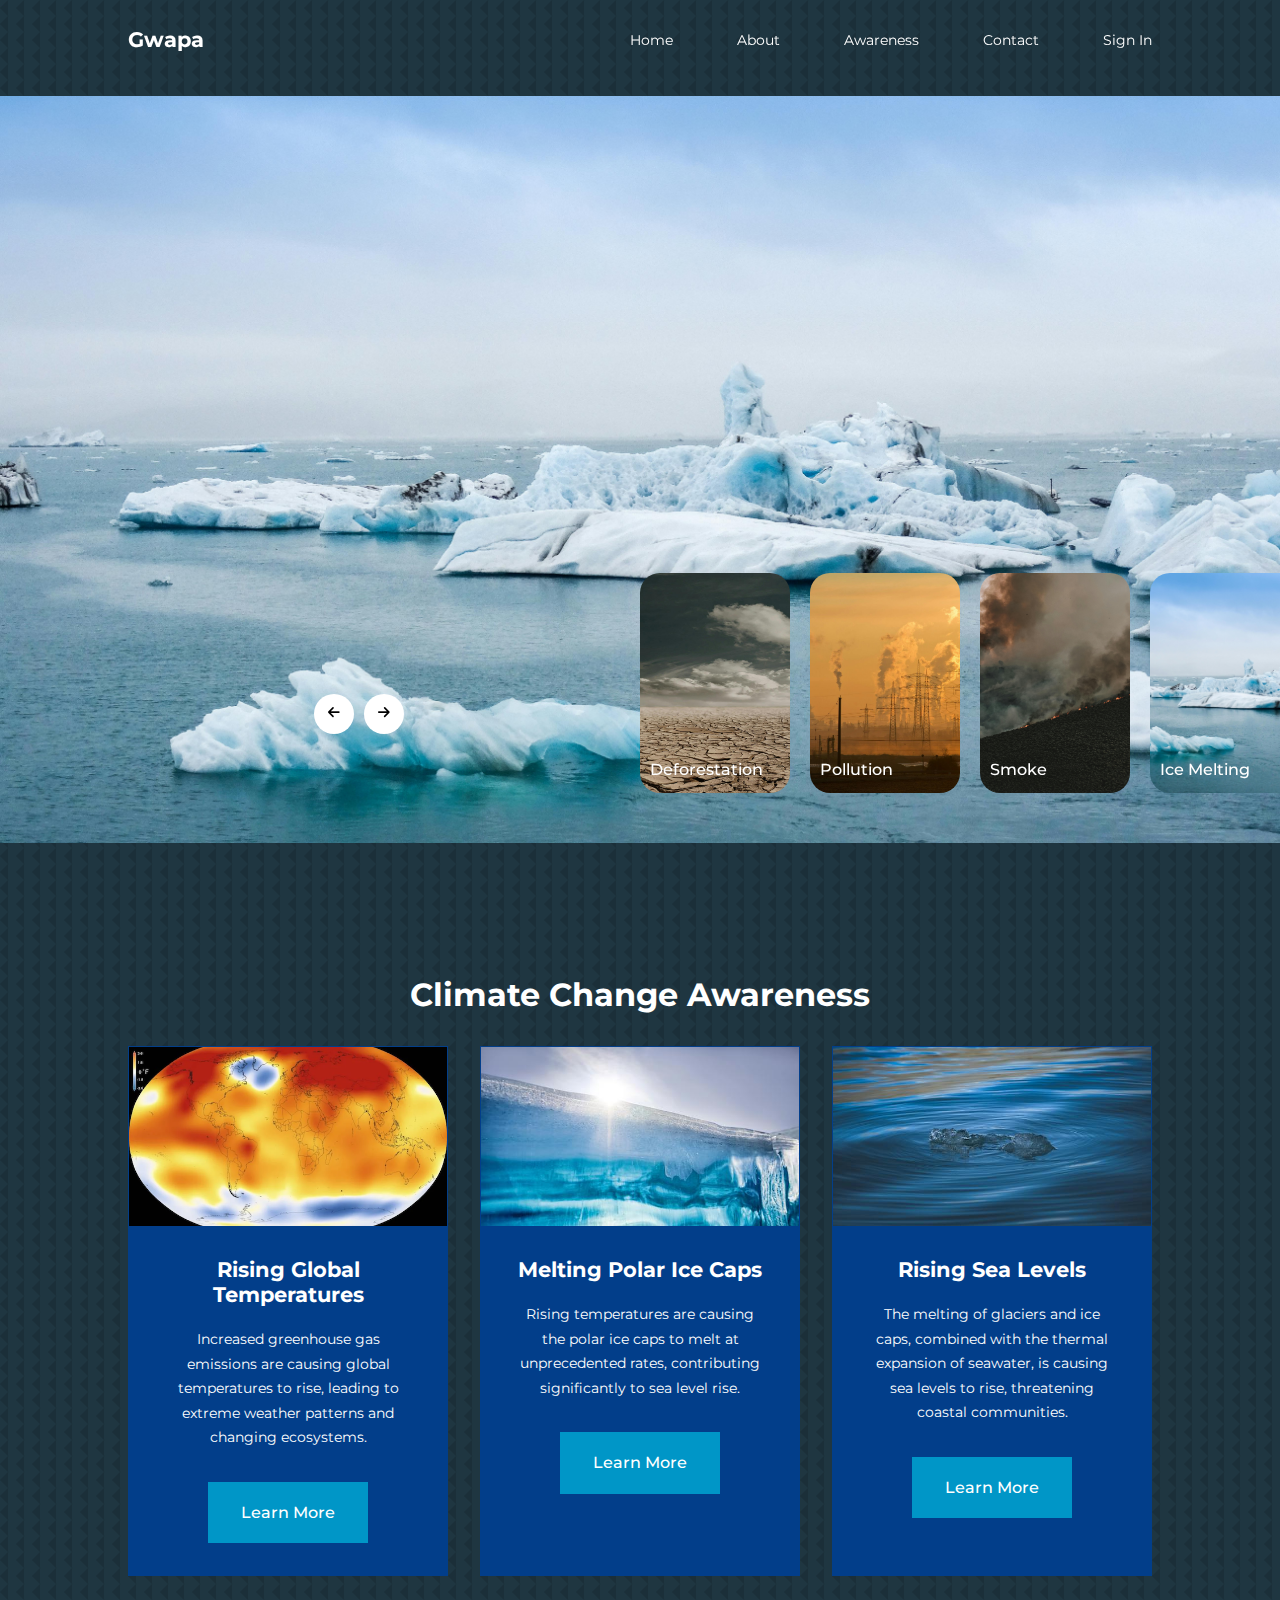
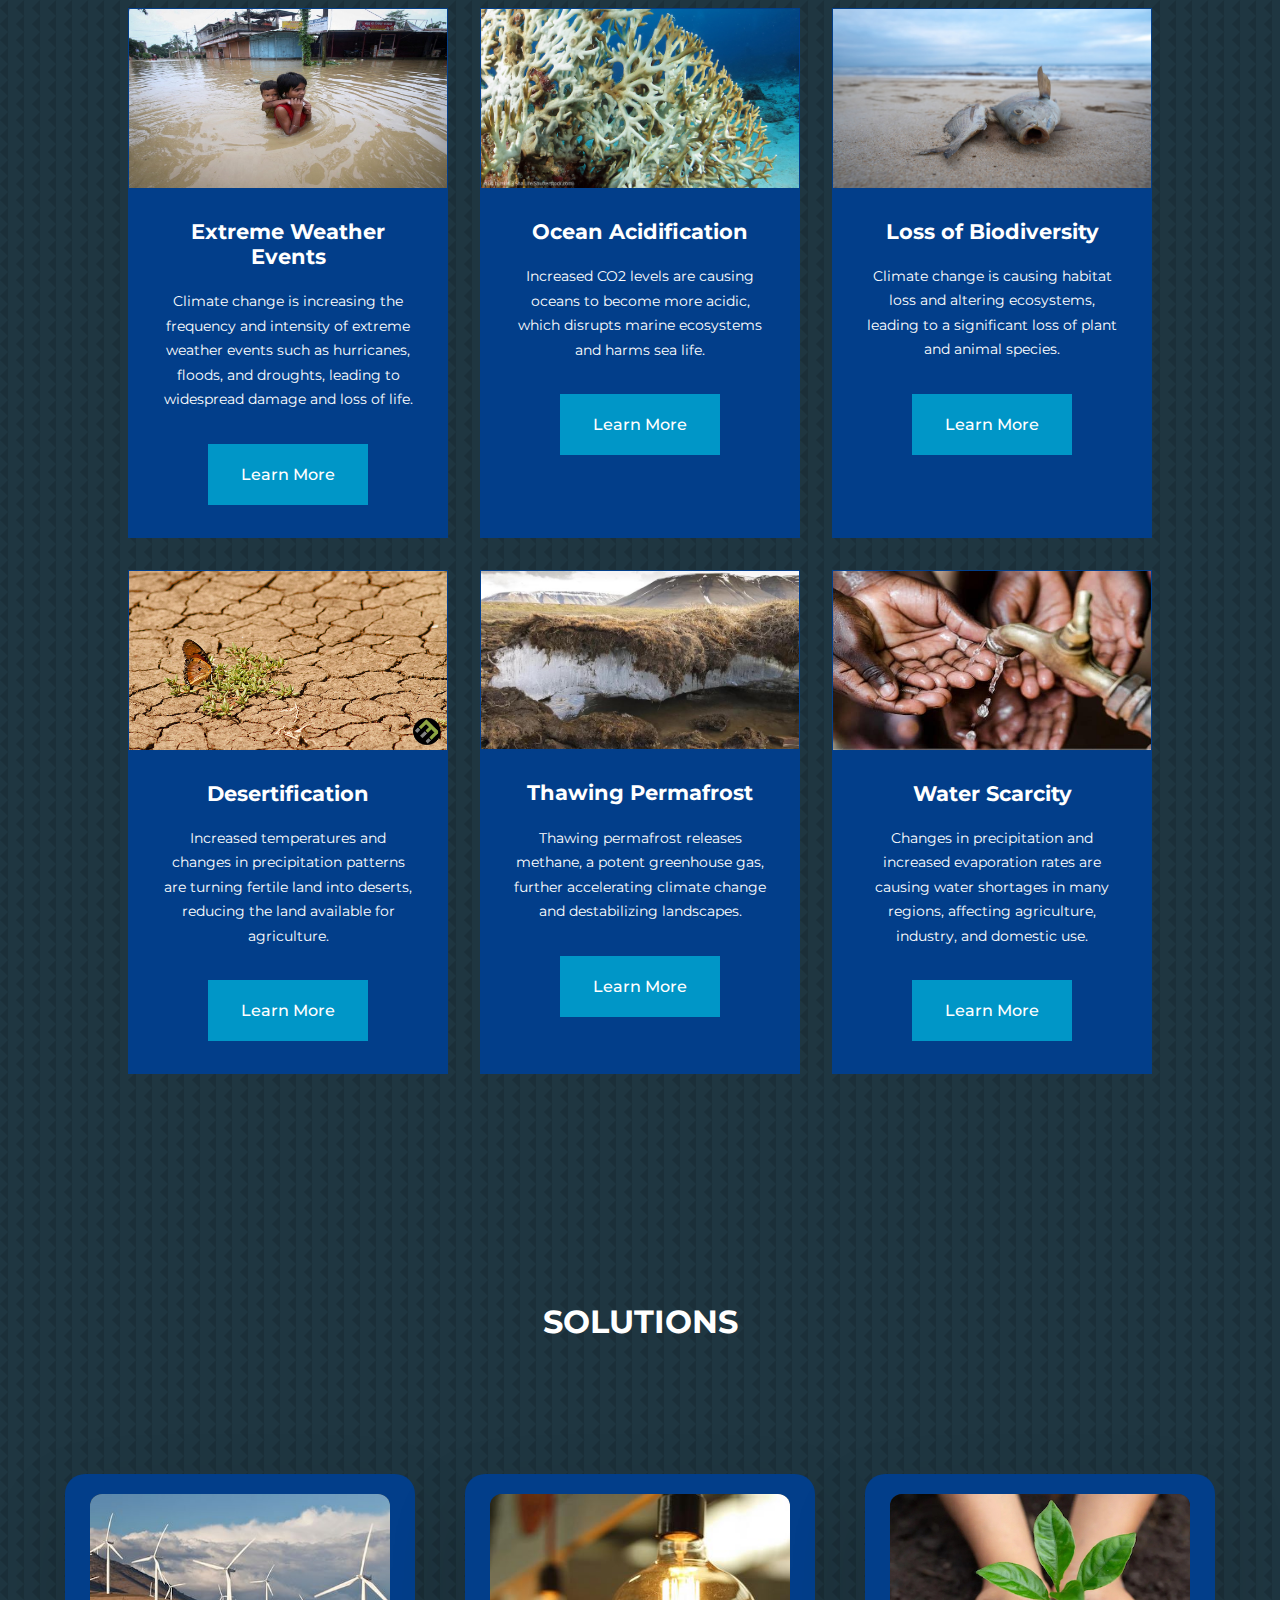
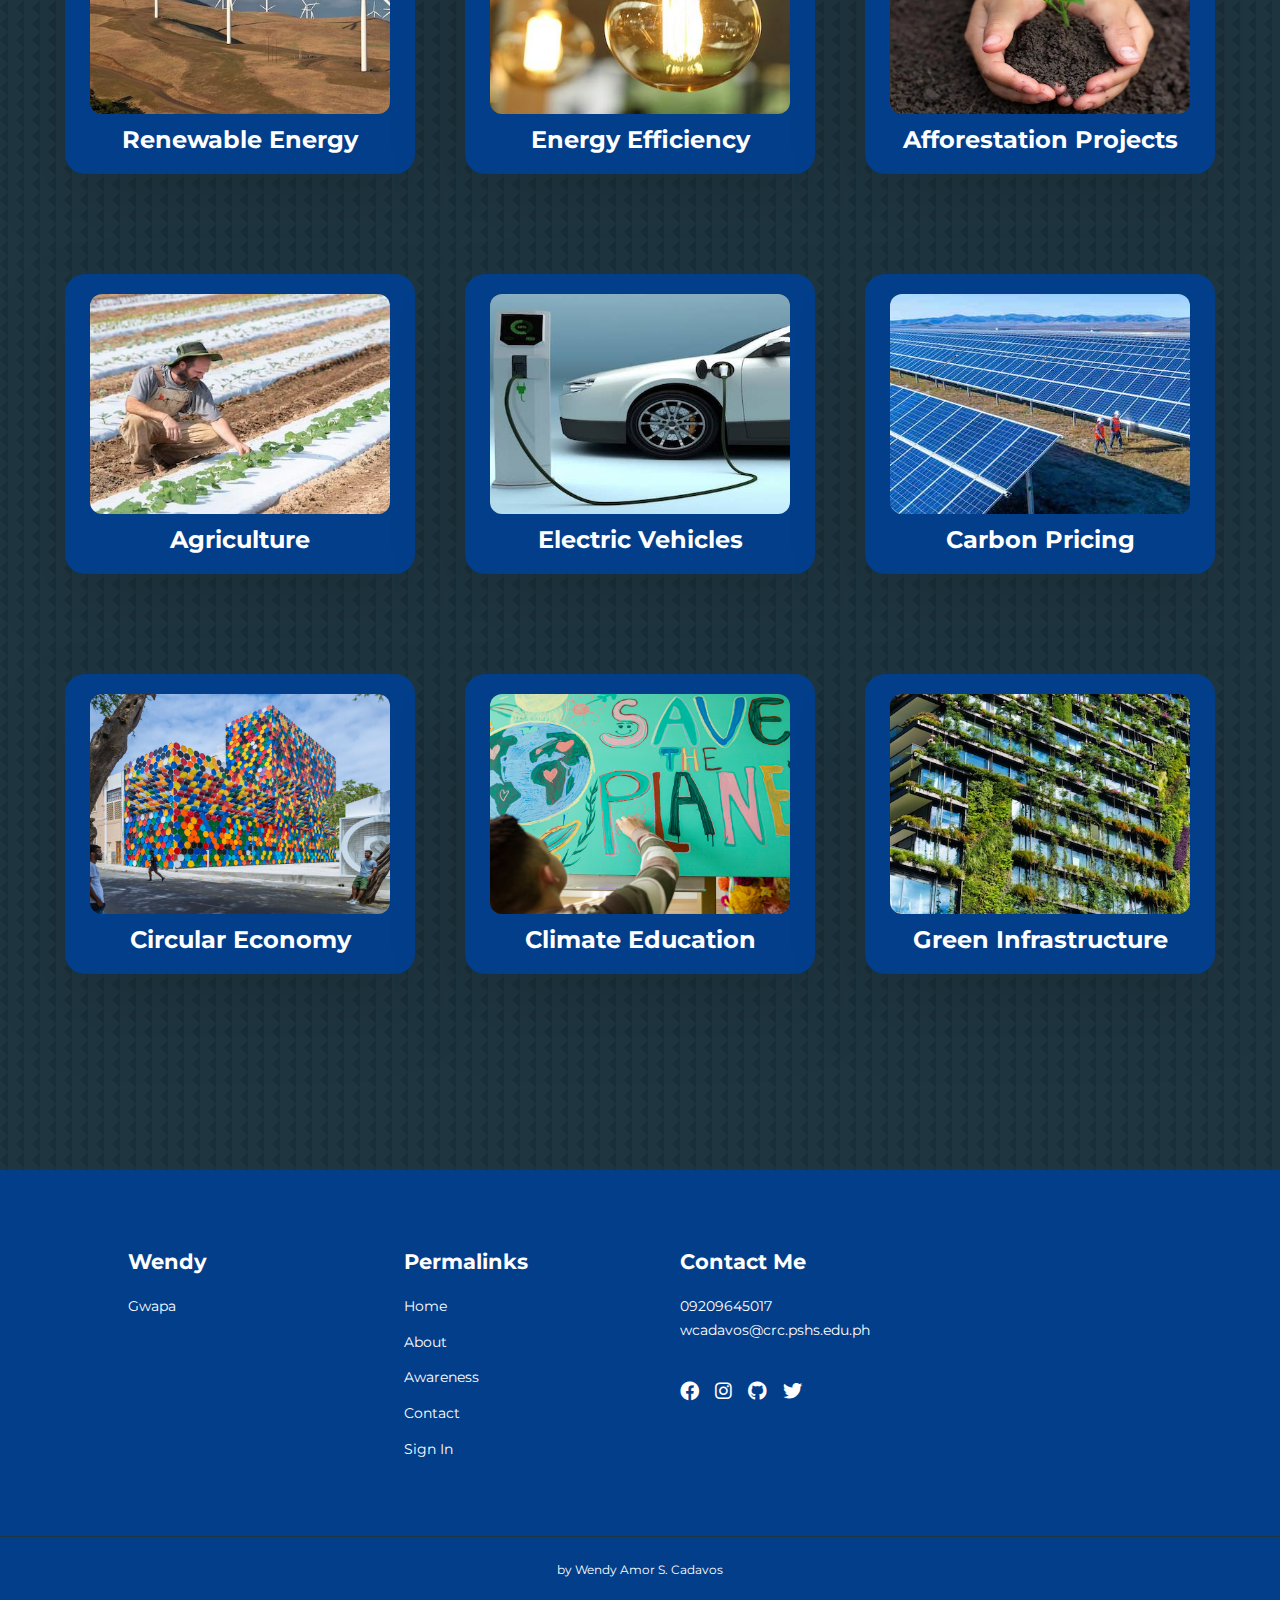
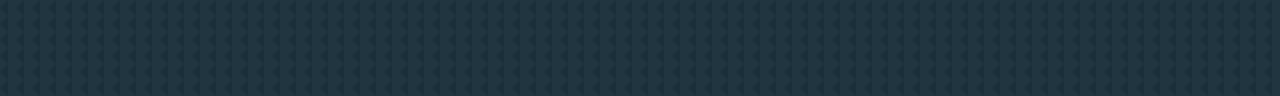
<file: aware.html>
<!DOCTYPE html>
<html lang="en">

<head>
    <meta charset="UTF-8">
    <meta http-equiv="X-UA-Compatible" content="IE=edge">
    <meta name="viewport" content="width=device-width, initial-scale=1.0">
    <title>Paleoclimatology </title>
    <link rel="stylesheet" href="css/aware.css">
    <link rel="stylesheet" href="css/style.css">
    <!---font amazing--->
    <link rel="stylesheet" href="css/font-awesome.css">
    <!-- Google Font -->
    <link rel="preconnect" href="https://fonts.googleapis.com">
    <link rel="preconnect" href="https://fonts.gstatic.com" crossorigin>
    <link href="https://fonts.googleapis.com/css2?family=Montserrat:wght@300;400;500;600;700;800&display=swap"
        rel="stylesheet">
    <link rel="stylesheet" href="https://cdnjs.cloudflare.com/ajax/libs/font-awesome/6.4.0/css/all.min.css" integrity="sha512-iecdLmaskl7CVkqkXNQ/ZH/XLlvWZOJyj7Yy7tcenmpD1ypASozpmT/E0iPtmFIB46ZmdtAc9eNBvH0H/ZpiBw==" crossorigin="anonymous" referrerpolicy="no-referrer" />

    <style>
        .facts {
            margin-top: 5px;
        }
  
        .container nav_container {
            width: 100%;
            height: 100%;
        }

    </style>
</head>
    

<body>

    <!-- start nav  -->
    <nav>
        <div class="container nav_container">
            <a href="index.html">
                <h4>Gwapa</h4>
            </a>
            <ul class="nav__menu">
                <li><a href="index.html">Home</a></li>
                <li><a href="about.html">About</a></li>
                <li><a href="aware.html">Awareness</a></li>
                <li><a href="contact.html">Contact</a></li>
                <li><a href="sign2.html">Sign In</a></li>
            </ul>
            <button id="open-menu-btn"><i class="fa-solid fa-bars"></i></button>
            <button id="close-menu-btn"><i class="fa-solid fa-xmark"></i></button>
        </div>
    </nav>
    <!-- End nav  -->

    <!--Font Awesome CDN-->
    <section class="hehehe">
        <div class="carousel">
        <!-- list item -->
        <div class="list">
            <div class="item">
                <img src="images/change1.jpg">
                <div class="content">
                    <div class="author">STOP</div>
                    <div class="title">CLIMATE</div>
                    <div class="topic">CHANGE</div>
                </div>
            </div>
            <div class="item">
                <img src="images/change2.jpg">
                <div class="content">
                    <div class="author">STOP</div>
                    <div class="title">CLIMATE</div>
                    <div class="topic">CHANGE</div>
                </div>
            </div>
            <div class="item">
                <img src="images/change3.jpg">
                <div class="content">
                    <div class="author">STOP</div>
                    <div class="title">CLIMATE</div>
                    <div class="topic">CHANGE</div>
                    
                </div>
            </div>
            <div class="item">
                <img src="images/change4.jpg">
                <div class="content">
                    <div class="author">STOP</div>
                    <div class="title">CLIMATE </div>
                    <div class="topic">CHANGE</div>
                </div>
            </div>
        </div>
        <!-- list thumnail -->
        <div class="thumbnail">
            <div class="item">
                <img src="images/change1.jpg">
                <div class="content">
                    <div class="title">
                        Ice Melting
                    </div>
                </div>
            </div>
            <div class="item">
                <img src="images/change2.jpg">
                <div class="content">
                    <div class="title">
                        Deforestation
                    </div>
                </div>
            </div>
            <div class="item">
                <img src="images/change3.jpg">
                <div class="content">
                    <div class="title">
                        Pollution
                    </div>
                </div>
            </div>
            <div class="item">
                <img src="images/change4.jpg">
                <div class="content">
                    <div class="title">
                        Smoke
                    </div>
                </div>
            </div>
        </div>
        <!-- next prev -->

        <div class="arrows">
            <button id="prev">
                <i class="fa-solid fa-arrow-left"></i>
            </button>
            <button id="next">
                <i class="fa-solid fa-arrow-right"></i>
            </button>
        </div>
        <!-- time running -->
        <div class="time"></div>
    </div>

    <!-- start facts  -->
    <section class="facts">
        <h2>Climate Change Awareness</h2>
        <div class="container facts__container">
            <article class="fact">
                <div class="fact__image">
                    <img src="images/aware1%20.png" alt="img">
                </div>
                <div class="facts__info">


                    <h4> Rising Global Temperatures </h4>

                    <p>
                         Increased greenhouse gas emissions are causing global temperatures to rise, leading to extreme weather patterns and changing ecosystems.
                    </p>
                    <a href="https://climate.nasa.gov/vital-signs/global-temperature/?intent=121" class="btn btn-primary">Learn More</a>
                </div>
            </article>
            <article class="fact">
                <div class="fact__image">
                    <img src="images/aware2.jpg" alt="img">
                </div>
                <div class="facts__info">

                    <h4>Melting Polar Ice Caps </h4>

                    <p>
                        Rising temperatures are causing the polar ice caps to melt at unprecedented rates, contributing significantly to sea level rise.
                    </p>
                    <a href="https://www.nationalgeographic.com/environment/article/sea-level-rise-1" class="btn btn-primary">Learn More</a>
                </div>
            </article>
            <article class="fact">
                <div class="fact__image">
                    <img src="images/aware3.jpg" alt="img">
                </div>
                <div class="facts__info">

                    <h4>Rising Sea Levels </h4>

                    <p>
                        The melting of glaciers and ice caps, combined with the thermal expansion of seawater, is causing sea levels to rise, threatening coastal communities.
                    </p>
                    <a href="https://www.epa.gov/climate-indicators/climate-change-indicators-sea-level" class="btn btn-primary">Learn More</a>
                </div>
            </article>
            <article class="fact">
                <div class="fact__image">
                    <img src="images/aware4.jpeg" alt="img">
                </div>
                <div class="facts__info">

                    <h4>Extreme Weather Events </h4>

                    <p>
                        Climate change is increasing the frequency and intensity of extreme weather events such as hurricanes, floods, and droughts, leading to widespread damage and loss of life.
                    </p>
                    <a href="https://www.un.org/en/climatechange/science/key-findings" class="btn btn-primary">Learn More</a>
                </div>
            </article>
            <article class="fact">
                <div class="fact__image">
                    <img src="images/aware5.jpeg" alt="img">
                </div>
                <div class="facts__info">

                    <h4>Ocean Acidification </h4>

                    <p>
                        Increased CO2 levels are causing oceans to become more acidic, which disrupts marine ecosystems and harms sea life.
                    </p>
                    <a href="https://www.fisheries.noaa.gov/insight/understanding-ocean-acidification" class="btn btn-primary">Learn More</a>
                </div>
            </article>
            <article class="fact">
                <div class="fact__image">
                    <img src="images/aware6.jpeg" alt="img">
                </div>
                <div class="facts__info">

                    <h4>Loss of Biodiversity </h4>

                    <p>
                        Climate change is causing habitat loss and altering ecosystems, leading to a significant loss of plant and animal species.
                    </p>
                    <a href="https://www.worldwildlife.org/pages/what-is-biodiversity" class="btn btn-primary">Learn More</a>
                </div>
            </article>
            <article class="fact">
                <div class="fact__image">
                    <img src="images/aware7.jpeg" alt="img">
                </div>
                <div class="facts__info">

                    <h4>Desertification </h4>

                    <p>
                        Increased temperatures and changes in precipitation patterns are turning fertile land into deserts, reducing the land available for agriculture.
                    </p>
                    <a href="https://www.unccd.int/land-and-life/desertification/overview" class="btn btn-primary">Learn More</a>
                </div>
            </article>
            <article class="fact">
                <div class="fact__image">
                    <img src="images/aware8.jpeg" alt="img">
                </div>
                <div class="facts__info">

                    <h4>Thawing Permafrost </h4>

                    <p>
                        Thawing permafrost releases methane, a potent greenhouse gas, further accelerating climate change and destabilizing landscapes.
                    </p>
                    <a href="https://climatekids.nasa.gov/permafrost/#:~:text=How%20Does%20Climate%20Change%20Affect,the%20things%20living%20on%20it." class="btn btn-primary">Learn More</a>
                </div>
            </article>
            <article class="fact">
                <div class="fact__image">
                    <img src="images/aware9.jpeg" alt="img">
                </div>
                <div class="facts__info">

                    <h4>Water Scarcity </h4>

                    <p>
                        Changes in precipitation and increased evaporation rates are causing water shortages in many regions, affecting agriculture, industry, and domestic use.
                    </p>
                    <a href="https://www.wri.org/insights/highest-water-stressed-countries" class="btn btn-primary">Learn More</a>
                </div>
            </article>

        </div>
    </section>

    <section class="facts">
        <h2>SOLUTIONS</h2>
            <div class="container1">
        <div class="card">
            <div class="imgBx">
                <img src="images/sol1.jpeg">
            </div>
            <div class="content1">
                <h3>Renewable Energy</h3>
                <p>Transitioning to renewable energy sources like solar, wind, and hydropower can significantly reduce greenhouse gas emissions. These energy sources are sustainable and have a much lower environmental impact compared to fossil fuels.</p>
            </div>
        </div>
        
        <div class="card">
            <div class="imgBx">
                <img src="images/sol2.jpg">
            </div>
            <div class="content1">
                <h3>Energy Efficiency</h3>
                <p>Improving energy efficiency in buildings, transportation, and industry can drastically cut energy consumption and emissions. This can be achieved through better insulation, energy-efficient appliances, and smart grid technologies.</p>
            </div>
        </div>
        
        <div class="card">
            <div class="imgBx">
                <img src="images/sol3%20.jpg">
            </div>
            <div class="content1">
                <h3>Afforestation Projects</h3>
                <p>Planting trees and restoring forests can capture carbon dioxide from the atmosphere, acting as a natural carbon sink. This not only helps mitigate climate change but also supports biodiversity and ecosystem services.<p>
            </div>
        </div>
                
        <div class="card">
            <div class="imgBx">
                <img src="images/sol4.jpeg">
            </div>
            <div class="content1">
                <h3>Agriculture</h3>
                <p>Implementing sustainable agricultural practices can reduce emissions from farming and improve soil health. Techniques like crop rotation, organic farming, and reduced tillage help sequester carbon and lower the carbon footprint of food production.<p>
                <a href="">Learn More</a>
            </div>
        </div>
                
        <div class="card">
            <div class="imgBx">
                <img src="images/sol5.jpeg">
            </div>
            <div class="content1">
                <h3>Electric Vehicles</h3>
                <p>Shifting from gasoline-powered to electric vehicles can cut emissions from the transportation sector. EVs produce zero tailpipe emissions and can be powered by renewable energy, making them a cleaner alternative.<p>
            </div>
        </div>
                
        <div class="card">
            <div class="imgBx">
                <img src="images/sol6.jpeg">
            </div>
            <div class="content1">
                <h3>Carbon Pricing</h3>
                <p>Implementing carbon pricing mechanisms, such as carbon taxes or cap-and-trade systems, incentivizes businesses to reduce their emissions. This economic approach puts a cost on carbon emissions, encouraging cleaner production and consumption.<p>
            </div>
        </div>
                
        <div class="card">
            <div class="imgBx">
                <img src="images/sol7.jpeg">
            </div>
            <div class="content1">
                <h3>Circular Economy</h3>
                <p>A circular economy aims to eliminate waste and continually use resources through recycling, reusing, and repairing. This reduces the need for raw materials and decreases greenhouse gas emissions associated with production and waste.<p>
            </div>
        </div>
                
        <div class="card">
            <div class="imgBx">
                <img src="images/sol8.jpeg">
            </div>
            <div class="content1">
                <h3>Climate Education</h3>
                <p>Raising awareness and educating the public about climate change can drive individual and collective action. Informed citizens are more likely to support and engage in sustainable practices and policies.<p>
            </div>
        </div>
                
        <div class="card">
            <div class="imgBx">
                <img src="images/sol9.jpeg">
            </div>
            <div class="content1">
                <h3>Green Infrastructure</h3>
                <p>Investing in green infrastructure, such as green roofs, urban forests, and permeable pavements, helps cities adapt to climate change. These solutions mitigate heat islands and manage stormwater.<p>
            </div>
        </div>
    </div>
        </section>
    <!-- start footer  -->
    <footer class="footer">
        <div class="container footer__container">
            <div class="footer__1">
                <a href="index.html" class="footer__logo">
                    <h4>Wendy</h4>
                </a>
                <p>Gwapa</p>
            </div>
            <div class="footer__2">
                <h4>Permalinks</h4>
                <ul class="permalinks">
                    <li><a href="index.html">Home</a></li>
                    <li><a href="about.html">About</a></li>
                    <li><a href="aware.html">Awareness</a></li>
                    <li><a href="contact.html">Contact</a></li>
                    <li><a href="sign2.html">Sign In</a></li>
                </ul>
            </div>
            <div class="footer__4">
                <h4>Contact Me</h4>
                <div>
                    <p>09209645017</p>
                    <p>wcadavos@crc.pshs.edu.ph</p>
                </div>
                <ul class="footer__socials">
                    <li><a href="https://www.facebook.com/wendyamor.cadavos"><i class="fa-brands fa-facebook"></i></a></li>
                    <li><a href="https://www.instagram.com/di_wendy03/"><i class="fa-brands fa-instagram"></i></a></li>
                    <li><a href="https://github.com/cs3-W-Cadavos-27"><i class="fa-brands fa-github"></i></a></li>
                    <li><a href="https://x.com/di_wendy03"><i class="fa-brands fa-twitter"></i></a></li>

                </ul>
            </div>
        </div>
        <div class="footer__me">
            <small>by Wendy Amor S. Cadavos</small>
        </div>
    </footer>
    <script src="https://cdn.jsdelivr.net/npm/swiper@8/swiper-bundle.min.js"></script>

    <script src="./js/main.js"></script>

</body>
    
<script>
let nextDom = document.getElementById('next');
let prevDom = document.getElementById('prev');

let carouselDom = document.querySelector('.carousel');
let SliderDom = carouselDom.querySelector('.carousel .list');
let thumbnailBorderDom = document.querySelector('.carousel .thumbnail');
let thumbnailItemsDom = thumbnailBorderDom.querySelectorAll('.item');
let timeDom = document.querySelector('.carousel .time');

thumbnailBorderDom.appendChild(thumbnailItemsDom[0]);
let timeRunning = 3000;
let timeAutoNext = 7000;

nextDom.onclick = function(){
    showSlider('next');    
}

prevDom.onclick = function(){
    showSlider('prev');    
}
let runTimeOut;
let runNextAuto = setTimeout(() => {
    next.click();
}, timeAutoNext)
function showSlider(type){
    let  SliderItemsDom = SliderDom.querySelectorAll('.carousel .list .item');
    let thumbnailItemsDom = document.querySelectorAll('.carousel .thumbnail .item');
    
    if(type === 'next'){
        SliderDom.appendChild(SliderItemsDom[0]);
        thumbnailBorderDom.appendChild(thumbnailItemsDom[0]);
        carouselDom.classList.add('next');
    }else{
        SliderDom.prepend(SliderItemsDom[SliderItemsDom.length - 1]);
        thumbnailBorderDom.prepend(thumbnailItemsDom[thumbnailItemsDom.length - 1]);
        carouselDom.classList.add('prev');
    }
    clearTimeout(runTimeOut);
    runTimeOut = setTimeout(() => {
        carouselDom.classList.remove('next');
        carouselDom.classList.remove('prev');
    }, timeRunning);

    clearTimeout(runNextAuto);
    runNextAuto = setTimeout(() => {
        next.click();
    }, timeAutoNext)
}
</script>    

</html>
</file>
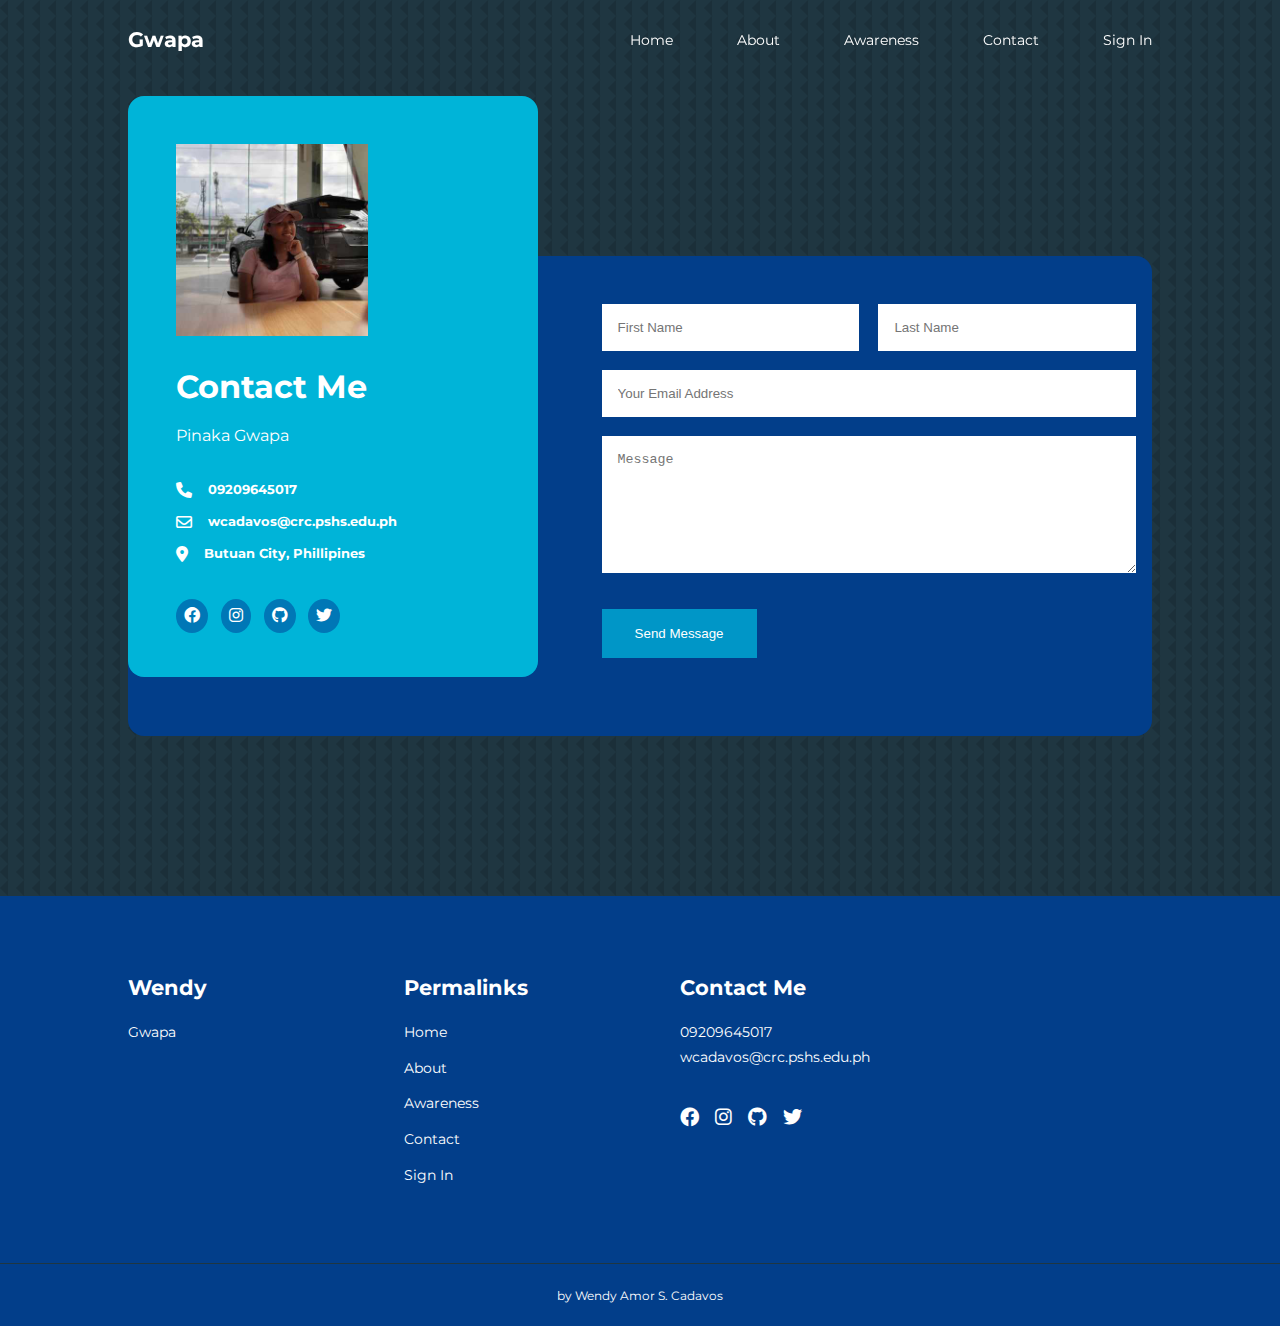
<file: contact.html>
<!DOCTYPE html>
<html lang="en">

<head>
    <meta charset="UTF-8">
    <meta http-equiv="X-UA-Compatible" content="IE=edge">
    <meta name="viewport" content="width=device-width, initial-scale=1.0">
    <title>Paleoclimatology</title>
    <link rel="stylesheet" href="css/style.css">
    <link rel="stylesheet" href="css/contact.css">
    
    <!---font amazing--->
    <link rel="stylesheet" href="css/font-awesome.css">
    <!-- Google Font -->
    <link rel="preconnect" href="https://fonts.googleapis.com">
    <link rel="preconnect" href="https://fonts.gstatic.com" crossorigin>
    <link href="https://fonts.googleapis.com/css2?family=Montserrat:wght@300;400;500;600;700;800&display=swap"
        rel="stylesheet">
</head>

<body>

    <!-- start nav  -->
    <nav>
        <div class="container nav_container">
            <a href="index.html">
                <h4>Gwapa</h4>
            </a>
            <ul class="nav__menu">
                <li><a href="index.html">Home</a></li>
                <li><a href="about.html">About</a></li>
                <li><a href="aware.html">Awareness</a></li>
                <li><a href="contact.html">Contact</a></li>
                <li><a href="sign2.html">Sign In</a></li>
            </ul>
            <button id="open-menu-btn"><i class="fa-solid fa-bars"></i></button>
            <button id="close-menu-btn"><i class="fa-solid fa-xmark"></i></button>
        </div>
    </nav>
    <!-- End nav  -->

    <!-- start contact  -->
    <section class="contact">
        <div class="container contact__container">
            <aside class="contact__aside">
                <div class="aside__image">
                    <img src="./images/hohoho.jpg">
                </div>
                <h2>Contact Me</h2>
                <p>Pinaka Gwapa</p>
                <ul class="contact__details">
                    <li>
                        <i class="fa-solid fa-phone"></i>
                        <h5>09209645017</h5>
                    </li>
                    <li>
                        <i class="fa-regular fa-envelope"></i>
                        <h5>wcadavos@crc.pshs.edu.ph</h5>
                    </li>
                    <li>
                        <i class="fa-solid fa-location-dot"></i>
                        <h5>Butuan City, Phillipines</h5>
                    </li>
                </ul>

                <ul class="contact__socials">
                    <li><a href="https://www.facebook.com/wendyamor.cadavos"><i class="fa-brands fa-facebook"></i></a></li>
                    <li><a href="https://www.instagram.com/di_wendy03/"><i class="fa-brands fa-instagram"></i></a></li>
                    <li><a href="https://github.com/cs3-W-Cadavos-27"><i class="fa-brands fa-github"></i></a></li>
                    <li><a href="https://x.com/di_wendy03"><i class="fa-brands fa-twitter"></i></a></li>

                </ul>
            </aside>

            <form action="" class="contact__form">
                <div class="form__name">
                    <input type="text" name="First Name" placeholder="First Name">
                    <input type="text" name="Last Name" placeholder="Last Name">
                </div>
                <input type="email" name="Email Address" placeholder="Your Email Address">
                <textarea name="Message" rows="7" placeholder="Message"></textarea>
                <button type="submit" class="btn btn-primary">Send Message</button>
            </form>
        </div>
    </section>
    <!-- End contact  -->



    <!-- start footer  -->
    <footer class="footer">
        <div class="container footer__container">
            <div class="footer__1">
                <a href="index.html" class="footer__logo">
                    <h4>Wendy</h4>
                </a>
                <p>Gwapa</p>
            </div>
            <div class="footer__2">
                <h4>Permalinks</h4>
                <ul class="permalinks">
                    <li><a href="index.html">Home</a></li>
                    <li><a href="about.html">About</a></li>
                    <li><a href="aware.html">Awareness</a></li>
                    <li><a href="contact.html">Contact</a></li>
                    <li><a href="sign2.html">Sign In</a></li>
                </ul>
            </div>
            <div class="footer__4">
                <h4>Contact Me</h4>
                <div>
                    <p>09209645017</p>
                    <p>wcadavos@crc.pshs.edu.ph</p>
                </div>
                <ul class="footer__socials">
                    <li><a href="https://www.facebook.com/wendyamor.cadavos"><i class="fa-brands fa-facebook"></i></a></li>
                    <li><a href="https://www.instagram.com/di_wendy03/"><i class="fa-brands fa-instagram"></i></a></li>
                    <li><a href="https://github.com/cs3-W-Cadavos-27"><i class="fa-brands fa-github"></i></a></li>
                    <li><a href="https://x.com/di_wendy03"><i class="fa-brands fa-twitter"></i></a></li>

                </ul>
            </div>
        </div>
        <div class="footer__me">
            <small>by Wendy Amor S. Cadavos</small>
        </div>
    </footer>
    <script src="https://cdn.jsdelivr.net/npm/swiper@8/swiper-bundle.min.js"></script>

    <script src="js/main.js"></script>



</body>

</html>
</file>
<file: css/style.css>
body {
    background-image: url(../images/bg-texture.png);
}

* {
    margin: 0;
    padding: 0;
    border: 0;
    outline: 0;
    text-decoration: none;
    list-style: none;
    box-sizing: border-box;
}

:root { 
    --color-primary: #00b4d8;
    --color-success: #48cae4;
    --color-warning: #48cae4;
    --color-danger: #0096c7;
    --color-danger-variant: rgba(247, 88, 66, 0.4);
    --color--white: #fff;
    --color--black: #000;
    --color--bg: #1f3641;
    --color--bg1: #023e8a;
    --color--bg2: #0077b6;

    --container-with-lg: 80%;
    --container-with-md: 90%;
    --container-with-sm: 94%;
    ---transition: all 400ms ease;
}


body {
    font-family: 'Montserrat', sans-serif;
    line-height: 1.7;
    color: var(--color--white);
    background-color: var(--color--bg);
}

.container {
    width: var(--container-with-lg);
    margin: 0 auto;
}

section {
    padding: 6rem 0;

}

section h2 {
    text-align: center;
}

h1, h2, h3, h4, h5 {
    line-height: 1.2;
}

h1 {
    font-size: 2.4rem
}

h2 {
    font-size: 2rem
}

h3 {
    font-size: 1.6rem
}

h4 {
    font-size: 1.3rem
}

a {
    color: var(--color--white);
}

img {
    width: 100%;
    display: block;
    object-fit: cover;
}

.btn {
    display: inline-block;
    color: var(--color--black);
    background-color: var(--color--white);
    padding: 1rem 2rem;
    border: 1px solid transparent;
    font-weight: 500;
    transition: var(--transition);
}

.btn:hover {
    background: transparent;
    color: var(--color--white);
    border-color: var(--color--white);
}

.btn-primary {
    background-color: var(--color-danger);
    color: var(--color--white)
}

.window-scroll {
    background-color: var(--color-primary);
    box-shadow: 0 1rem 2rem rgba(0, 0, 0, 0.2);

}

/*=============================== Navbar ====================*/

nav {
    background-color: transparent;
    width: 100vw;
    height: 5rem;
    position: fixed;
    top: 0;
    z-index: 11;
}

nav .nav_container {
    height: 100%;
    display: flex;
    justify-content: space-between;
    align-items: center;
}

nav button {
    display: none;
    padding: 1rem
}

nav .nav__menu {
    display: flex;
    align-items: center;
    gap: 4rem;
}

nav .nav__menu a {
    font-size: 0.9rem;
    transition: var(---transition);
}

nav .nav__menu a:hover {
    color: var(--color--bg2)
}

/*=============================== header ====================*/
header {
    position: relative;
    top: 5rem;
    overflow: hidden;
    height: 70vh;
    margin-bottom: 5rem;
}

header .header__container {
    display: grid;
    grid-template-columns: 1fr 1fr;
    gap: 5rem;
    align-items: center;
    height: 100%;
}

header .header__left p {
    margin: 1rem 0 2.4rem;
}

/*=============================== intro ====================*/
.intro {
    background-color: var(--color--bg1);
    height: 55rem;
}


.intro h1 {
    line-height: 1;
    margin-bottom: 3rem;
}

.intro .intro__container {
    display: grid;
    grid-template-columns: 40% 60%;
    gap: 4rem;
}

.intro .intro__left {
    margin-right: 4rem
}

.intro .intro__left p {
    margin: 1rem 0 3rem;
}

.intro .intro__right {
    display: grid;
    grid-template-columns: repeat(3, 1fr);
    gap: 1.2rem;
}

.duction:nth-child(2) .duction__icon {
    background-color: var(--color-danger)
}

.duction:nth-child(3) .duction__icon {
    background-color: var(--color-success)
}

.duction:nth-child(4) .duction__icon {
    background-color: var(--color-warning)
}

.duction:nth-child(5) .duction__icon {
    background-color: var(--color-success)
}

.intro .intro__right .duction {
    background-color: var(--color--bg2);
    padding: 2rem;
    border-radius: 2rem;
    transition: var(---transition);
}

.intro .intro__right .duction:hover {
    box-shadow: 0 3rem 3rem rgba(0, 0, 0, 0.3);
}

.intro .duction__icon {
    background-color: var(--color-primary);
    padding: 0.7rem;
    border-radius: 0.9rem;
}

.intro .duction h5 {
    margin: 1.5rem 0 1rem;
    font-size: 19px;
}

.intro .duction p {
    margin: 1rem 0 1rem;
}

/*=============================== facts ====================*/
.facts {
    margin-top: 2rem;
}

.facts .facts__container {
    display: grid;
    grid-template-columns: repeat(3, 1fr);
    gap: 2rem;

}

.facts .fact {
    background-color: var(--color--bg1);
    text-align: center;
    border: 1px solid transparent;
    transition: var(---transition);
}

.facts .fact:hover {
    background-color: transparent;
    border-color: var(--color-primary)
}

.facts .facts__info {
    padding: 2rem;
}

.facts h2 {
    margin: 2rem 0;
}

.facts .facts__info p {
    margin: 1.2rem 0 2rem;
    font-size: 0.9rem;
}

/*=============================== faqs ====================*/
.faqs {
    background-color: var(--color--bg1);
    box-shadow: inset 0 0 3rem rgba(0, 0, 0, 0.5);
}

.faqs h2 {
    margin: 2rem 0;
}

.faqs .faqs__container {
    display: grid;
    grid-template-columns: 1fr 1fr;
    gap: 1rem;
}

.faqs .faq {
    padding: 2rem;
    display: flex;
    align-items: center;
    gap: 1.4rem;
    height: fit-content;
    background-color: var(--color-primary);
    cursor: pointer;
}

.faqs .faq h4 {
    font-size: 1rem;
    line-height: 2.2;
}

.faqs .faq__icon {
    align-self: flex-start;
    font-size: 1.2rem;
}

.faqs p {
    margin-top: 0.8rem;
    color: #fff;
    display: none;
}

.faq.open p {
    display: block;

}


/*=============================== quote ====================*/
.quotes__Container {
    overflow-x: hidden;
    position: relative;
    margin-bottom: 5rem;
}

.quotes__Container h2 {
    margin: 2rem 0;
    text-align: center
}

.quote {
    padding-top: 2rem;
}

.quote .avatar {
    width: 6rem;
    height: 6rem;
    border-radius: 50%;
    overflow: hidden;
    margin: 0 auto 1rem;
    border: 1rem solid var(--color--bg1)
}

.quotes__info {
    text-align: center;
}

.quote__body {
    background-color: var(--color-primary);
    padding: 2rem;
    margin-top: 3rem;
    position: relative;
}

.quote__body::before {
    content: "";
    display: block;
    position: absolute;
    width: 3rem;
    height: 3rem;
    top: -1.5rem;
    left: 50%;
    transform: rotate(45deg);
    background: linear-gradient(135deg, transparent,
            var(--color-primary),
            var(--color-primary),
            var(--color-primary));

}

/*=============================== footer  ====================*/
footer {
    background-color: var(--color--bg1);
    padding-top: 5rem;
    font-size: 0.9rem
}

footer .footer__container {
    display: grid;
    grid-template-columns: repeat(4, 1fr);
    gap: 5rem;

}

footer .footer__container>div h4 {
    margin-bottom: 1.2rem;
}

.footer__1 p {
    margin: 0 0 2rem;
}

footer ul li {
    margin-bottom: 0.7rem;
}

footer ul li a:hover {
    text-decoration: underline;
}

footer .footer__socials {
    display: flex;
    gap: 1rem;
    font-size: 1.2rem;
    margin-top: 2rem
}

footer .footer__me {
    text-align: center;
    margin-top: 4rem;
    padding: 1.2rem 0;
    border-top: 1px solid var(--color--bg)
}

/*=============================== Media  ====================*/

@media screen and (max-width:1024px) {
    .container {

        width: var(--container-with-md)
    }

    h1 {
        font-size: 2.2rem;
    }

    h2 {
        font-size: 1.7rem;
    }

    h3 {
        font-size: 1.4rem;
    }

    h4 {
        font-size: 1.2rem;
    }


    /*=============================== Media navbar  ====================*/

    nav button {
        display: inline-block;
        background: transparent;
        color: var(--color--white);
        font-size: 1.8rem;
        cursor: pointer;
    }

    nav button#close-menu-btn {
        display: none;

    }

    nav .nav__menu {
        position: fixed;
        top: 5rem;
        right: 5%;
        height: fit-content;
        width: 18rem;
        flex-direction: column;
        gap: 0;
        display: none;
    }

    .nav__menu li {
        width: 100%;
        height: 5.8rem;
        animation: animateNavItems 400ms linear forwards;
        transform-origin: top right;
        opacity: 0;
    }

    .nav__menu li:nth-child(2) {
        animation-delay: 200ms;
    }

    .nav__menu li:nth-child(3) {
        animation-delay: 400ms;
    }

    .nav__menu li:nth-child(4) {
        animation-delay: 600ms;
    }

    @keyframes animateNavItems {
        0% {
            transform: rotateZ(-90deg) rotateX(90deg) scale(0.1);
        }

        100% {
            transform: rotateZ(0) rotateX(0) scale(1);
            opacity: 1;
        }
    }

    .nav__menu li a {
        background: var(--color-primary);
        box-shadow: -4rem 6rem 10rem rgba(0, 0, 0, 0.6);
        width: 100%;
        height: 100%;
        display: grid;
        place-items: center;
    }

    .nav__menu li a:hover {
        background-color: var(--color--bg2);
        color: var(--color--white)
    }

    /*=============================== Media Header  ====================*/
    header {
        height: 52vh;
        margin-bottom: 4rem;
    }

    header .header__container {
        gap: 0;
        padding-bottom: 3rem;
    }

    /*=============================== Media intro  ====================*/
    .intro {
        height: auto;
    }

    .intro .intro__container {
        grid-template-columns: 1fr;
        gap: 3rem
    }

    .intro .intro .intro__left {
        margin-right: 0;
    }

    /*=============================== Media facts  ====================*/

    .facts {
        margin-top: 0;
    }

    .facts .facts__container {
        grid-template-columns: 1fr 1fr;
    }

    /*=============================== Media faqs  ====================*/
    .faqs .faqs__container {
        grid-template-columns: 1fr;
    }

    .faq {
        padding: 1.5rem
    }

    /*=============================== Media footer  ====================*/

    .footer .footer__container {
        grid-template-columns: 1fr 1fr;
    }
}

/*=============================== Media End  ====================*/



/*===============================Start  Media Mobile  ====================*/


@media screen and (max-width:600px) {
    .container {
        width: var(--container-with-sm)
    }

    /*===============================  Media navbar  ====================*/

    nav .nav_container {
        right: 3%
    }

    /*===============================  Media header  ====================*/
    header {
        height: 100vh
    }

    header .header__container {
        grid-template-columns: 1fr;
        text-align: center;
        margin-top: 0;
    }

    header .header__left p {
        margin-bottom: 1.3rem
    }

    /*===============================  Media intro  ====================*/

    .intro .intro__right {
        grid-template-columns: 1fr 1fr;
        gap: 0.7rem;
    }

    .intro .intro__right .duction {
        padding: 1rem;
        border-radius: 1rem;

    }

    .intro .intro__right .duction .duction__icon {
        margin-top: 4px;
        display: inline-block
    }

    /*===============================  Media facts  ====================*/
    .facts .facts__container {
        grid-template-columns: 1fr;
    }

    /*===============================  Media testimonial  ====================*/
    .quotes__Container .quote__body {
        padding: 1.2rem
    }

    /*===============================  Media footer  ====================*/
    .footer .footer__container {
        grid-template-columns: 1fr;
        text-align: center;
        gap: 2rem;
    }

    .footer .footer__container .footer__1 p {
        margin: 1rem auto
    }

    .footer .footer__container .footer__socials {
        justify-content: center;
    }
}
</file>
<file: css/about.css>
/*===============================  Media about__paleo  ====================*/
    .about__paleo {
        margin-top: 3rem
    }

    .about__paleo .about__paleo_container {
        display: grid;
        grid-template-columns: 40% 60%;
        gap: 5rem;
    }

    .about__paleo .about__paleo_right>p {
        margin: 1.6rem 0 2.5rem
    }

    .about__paleo .paleo__cards {
        display: grid;
        grid-template-columns: repeat(3, 1fr);
        gap: 1.5rem;

    }

    .about__paleo .paleo__cards .paleo__card {
        background: var(--color--bg1);
        padding: 1.6rem;
        border-radius: 1rem;
        text-align: center;
        transition: var(---transition);
    }

    .about__paleo .paleo__card:hover {
        background: var(--color--bg2);
        box-shadow: 0 3rem 3rem rgba(0, 0, 0, 0.3)
    }

    .about__paleo .paleo__card .paleo__icon {
        background: var(--color-danger);
        padding: 0.6rem;
        margin-bottom: 2rem;
        display: inline-block;
        border-radius: 1rem;
        font-size: 2rem
    }



    .about__paleo .paleo__card:nth-child(2) .paleo__icon {
        background-color: var(--color-success)
    }

    .about__paleo .paleo__card:nth-child(3) .paleo__icon {
        background-color: var(--color-warning)
    }

    .about__paleo .paleo__card p {
        margin-top: 1rem;
    }


    /*===============================  Media rea  ====================*/

    .rea {
        background: var(--color--bg1);
        box-shadow: inset 0 0 3rem rgba(0, 0, 0, 0.5)
    }

    .rea .team__container {
        display: grid;
        grid-template-columns: repeat(4, 1fr);
        gap: 2rem;
    }

    .rea .team__container .reason {
        background-color: var(--color--bg2);
        padding: 2rem;
        border: 1px solid transparent;
        transition: var(---transition);
        position: relative;
        overflow: hidden;
    }

    .rea .team__container .reason:hover {
        background: transparent;
        border-color: 1px solid var(--color-primary)
    }

    .rea .team__container .reason .reason-image img {
        filter: saturate(0);
    }

    .rea .team__container .reason:hover img {
        filter: saturate(1);
    }

    .rea .team__container .reason .reason-info * {

        text-align: center;
        margin-top: 1.4rem
    }

    .rea .team__container .reason .reason-info p {
        color: rgba(255, 255, 255, 0.574)
    }

    .rea .team__container .son-socials {
        position: absolute;
        top: 50%;
        right: -100%;
        transform: translateY(-50%);
        display: flex;
        flex-direction: column;
        background-color: var(--color-primary);
        border-radius: 1rem 0 0 1rem;
        box-shadow: -2rem 0 2rem rgba(0, 0, 0, 0.3);
        transition: var(---transition);

    }

    .rea .team__container .reason:hover .son-socials {
        right: 0;
    }

    .rea .team__container .son-socials a {
        padding: 1rem;
    }

    /*===============================  Media Query rea  ====================*/

    @media screen and (max-width:600px) {
        .about__paleo .paleo__cards {
            grid-template-columns: 1fr 1fr;
            gap: 0.7rem;
        }

        .rea .team__container {
            grid-template-columns: 1fr 1fr;
            gap: 0.7rem;

        }

        .rea .team__container .reason {
            padding: 0;
        }

        .rea .team__container .reason .reason-info p {
            margin-bottom: 1.5rem;
        }

    }

    /*===============================  Paleoclimatologist  ====================*/

.wendz {
  display: grid;
  height: 100%;
  width: 100%;
  place-items: center;
  display: grid;
  grid-template-columns: repeat(3, 1fr);
}
::selection{
  color: #000;
  background: #03045e;
}
.wrapper{
  height: 400px;
  width: 320px;
  position: relative;
  transform-style: preserve-3d;
 perspective: 1000px;
    margin-top: 60px;
    
}
.wrapper .card{
  position: absolute;
  height: 100%;
  width: 100%;
  padding: 5px;
  background: #0096c7;
  border-radius: 10px;
  transform: translateY(0deg);
  transform-style: preserve-3d;
  backface-visibility: hidden;
  box-shadow: 0px 10px 15px rgba(0,0,0,0.1);
  transition: transform 0.7s cubic-bezier(0.4,0.2,0.2,1);
}
.wrapper:hover > .front-face{
  transform: rotateY(-180deg);
}
.wrapper .card img{
  height: 100%;
  width: 100%;
  object-fit: cover;
  border-radius: 10px;
}
.wrapper .back-face{
  display: flex;
  align-items: center;
  justify-content: space-evenly;
  flex-direction: column;
  transform: rotateY(180deg);
}
.wrapper:hover > .back-face{
  transform: rotateY(0deg);
}
.wrapper .back-face img{
  height: 150px;
  width: 150px;
  padding: 5px;
  border-radius: 50%;
  background: #fff;
}
.wrapper .back-face .info{
  text-align: center;
}
.back-face .info .title{
  font-size: 30px;
  font-weight: 500;
}
.back-face ul{
  display: flex;
}
.back-face ul a{
  display: block;
  height: 40px;
  width: 40px;
  color: #0096c7;
  text-align: center;
  margin: 0 5px;
  line-height: 38px;
  border: 2px solid transparent;
  border-radius: 50%;
  background: #fff;
  transition: all 0.5s ease;
}
.back-face ul a:hover{
  color: #03045e;
  border-color: #03045e;
  background: linear-gradient(375deg, transparent, transparent);
}
</file>
<file: css/aware.css>
@import url('https://fonts.googleapis.com/css2?family=Poppins:ital,wght@0,100;0,200;0,300;0,400;0,500;0,600;0,700;0,800;0,900;1,100;1,200;1,300;1,400;1,500;1,600;1,700;1,800;1,900&display=swap');

a{
    text-decoration: none;
}
header{
    width: 1140px;
    max-width: 80%;
    margin: auto;
    height: 30px;
    display: flex;
    align-items: center;
    position: relative;
    z-index: 100;
}
header a{
    color: #eee;
    margin-right: 40px;
}
/* carousel */
.carousel{
    height: 83vh;
    width: 100vw;
    overflow: hidden;
    position: relative;
}
.carousel .list .item{
    width: 100%;
    height: 100%;
    position: absolute;
    inset: 0 0 0 0;
}
.carousel .list .item img{
    width: 100%;
    height: 100%;
    object-fit: cover;
}
.carousel .list .item .content{
    position: absolute;
    top: 20%;
    width: 1140px;
    max-width: 80%;
    left: 50%;
    transform: translateX(-50%);
    padding-right: 30%;
    box-sizing: border-box;
    color: #fff;
    text-shadow: 0 5px 10px #0004;
}
.carousel .list .item .author{
    font-weight: bold;
    letter-spacing: 10px;
}
.carousel .list .item .title,
.carousel .list .item .topic{
    font-size: 5em;
    font-weight: bold;
    line-height: 1.3em;
}
.carousel .list .item .topic{
    color: #d00000;
}
.carousel .list .item .buttons{
    display: grid;
    grid-template-columns: repeat(2, 130px);
    grid-template-rows: 40px;
    gap: 5px;
    margin-top: 20px;
}
.carousel .list .item .buttons button{
    border: none;
    background-color: #eee;
    letter-spacing: 3px;
    font-family: Poppins;
    font-weight: 500;
}
.carousel .list .item .buttons button:nth-child(2){
    background-color: transparent;
    border: 1px solid #fff;
    color: #eee;
}
/* thumbail */
.thumbnail{
    position: absolute;
    bottom: 50px;
    left: 50%;
    width: max-content;
    z-index: 100;
    display: flex;
    gap: 20px;
}
.thumbnail .item{
    width: 150px;
    height: 220px;
    flex-shrink: 0;
    position: relative;
}
.thumbnail .item img{
    width: 100%;
    height: 100%;
    object-fit: cover;
    border-radius: 20px;
}
.thumbnail .item .content{
    color: #fff;
    position: absolute;
    bottom: 10px;
    left: 10px;
    right: 10px;
}
.thumbnail .item .content .title{
    font-weight: 500;
}
.thumbnail .item .content .description{
    font-weight: 300;
}
/* arrows */
.arrows{
    position: absolute;
    top: 80%;
    right: 52%;
    z-index: 100;
    width: 300px;
    max-width: 30%;
    display: flex;
    gap: 10px;
    align-items: center;
}
.arrows button{
    width: 40px;
    height: 40px;
    border-radius: 50%;
    background-color: #fff;
    border: none;
    color: #000;
    font-family: monospace;
    font-weight: bold;
    transition: .5s;
}
.arrows button:hover{
    background-color: #ccc;
    color: #48cae4;
}

/* animation */
.carousel .list .item:nth-child(1){
    z-index: 1;
}

/* animation text in first item */

.carousel .list .item:nth-child(1) .content .author,
.carousel .list .item:nth-child(1) .content .title,
.carousel .list .item:nth-child(1) .content .topic,
.carousel .list .item:nth-child(1) .content .des,
.carousel .list .item:nth-child(1) .content .buttons
{
    transform: translateY(50px);
    filter: blur(20px);
    opacity: 0;
    animation: showContent .5s 1s linear 1 forwards;
}
@keyframes showContent{
    to{
        transform: translateY(0px);
        filter: blur(0px);
        opacity: 1;
    }
}
.carousel .list .item:nth-child(1) .content .title{
    animation-delay: 1.2s!important;
}
.carousel .list .item:nth-child(1) .content .topic{
    animation-delay: 1.4s!important;
}
.carousel .list .item:nth-child(1) .content .des{
    animation-delay: 1.6s!important;
}
.carousel .list .item:nth-child(1) .content .buttons{
    animation-delay: 1.8s!important;
}

/* animation */
.carousel.next .list .item:nth-child(1) img{
    width: 150px;
    height: 220px;
    position: absolute;
    bottom: 50px;
    left: 50%;
    border-radius: 30px;
    animation: showImage .5s linear 1 forwards;
}
@keyframes showImage{
    to{
        bottom: 0;
        left: 0;
        width: 100%;
        height: 100%;
        border-radius: 0;
    }
}

.carousel.next .thumbnail .item:nth-last-child(1){
    overflow: hidden;
    animation: showThumbnail .5s linear 1 forwards;
}
.carousel.prev .list .item img{
    z-index: 100;
}
@keyframes showThumbnail{
    from{
        width: 0;
        opacity: 0;
    }
}
.carousel.next .thumbnail{
    animation: effectNext .5s linear 1 forwards;
}

@keyframes effectNext{
    from{
        transform: translateX(150px);
    }
}

/* running time */

.carousel .time{
    position: absolute;
    z-index: 1000;
    width: 0%;
    height: 3px;
    background-color: #f1683a;
    left: 0;
    top: 0;
}

.carousel.next .time,
.carousel.prev .time{
    animation: runningTime 3s linear 1 forwards;
}
@keyframes runningTime{
    from{ width: 100%}
    to{width: 0}
}


/* prev click */

.carousel.prev .list .item:nth-child(2){
    z-index: 2;
}

.carousel.prev .list .item:nth-child(2) img{
    animation: outFrame 0.5s linear 1 forwards;
    position: absolute;
    bottom: 0;
    left: 0;
}
@keyframes outFrame{
    to{
        width: 150px;
        height: 220px;
        bottom: 50px;
        left: 50%;
        border-radius: 20px;
    }
}

.carousel.prev .thumbnail .item:nth-child(1){
    overflow: hidden;
    opacity: 0;
    animation: showThumbnail .5s linear 1 forwards;
}
.carousel.next .arrows button,
.carousel.prev .arrows button{
    pointer-events: none;
}
.carousel.prev .list .item:nth-child(2) .content .author,
.carousel.prev .list .item:nth-child(2) .content .title,
.carousel.prev .list .item:nth-child(2) .content .topic,
.carousel.prev .list .item:nth-child(2) .content .des,
.carousel.prev .list .item:nth-child(2) .content .buttons
{
    animation: contentOut 1.5s linear 1 forwards!important;
}

@keyframes contentOut{
    to{
        transform: translateY(-150px);
        filter: blur(20px);
        opacity: 0;
    }
}
@media screen and (max-width: 678px) {
    .carousel .list .item .content{
        padding-right: 0;
    }
    .carousel .list .item .content .title{
        font-size: 30px;
    }
}

    .container1{
        position: relative;
        display: flex;
        justify-content: center;
        flex-wrap: wrap;
        gap: 100px 50px;
        padding: 100px 50px;
    }
    
    .container1 .card{
        position: relative;
        display: flex;
        justify-content: center;
        align-items: flex-start;
        width: 350px;
        height: 300px;
        background: #023e8a;
        border-radius: 20px;
        box-shadow: 0 35px 80px rgba(0,0,0,0.15);
        transition: 0.6s;
    }
    
    .container1 .card:hover{
        height: 400px;
    }
    
    .container1 .card .imgBx{
        position: absolute;
        top: 20px;
        width: 300px;
        height: 220px;
        background:  #333;
        border-radius: 12px;
        overflow: hidden;
        transition: 0.6s;
    }
    
    .container1 .card:hover .imgBx{
        top: -100px;
        scale: 0.75;
        box-shadow: rgba(0,0,0,0.2);
    }
    
    .container1 .card .imgBx img{
        position: absolute;
        top: 0;
        left: 0;
        width: 100%;
        height: 100%;
        object-fit: cover;
    }

.container1 .card .content1{
    position: absolute;
    top: 252px;
    width: 100%;
    padding: 0 30px;
    height: 35px;
    overflow: hidden;
    text-align: center;
    transition: 0.6s;
}

.container1 .card:hover .content1{
    top: 130px;
    height: 250px;
}

.container1 .card .content1 h3{
    font-size: 1.5em;
    font-weight: 700;
    color: --clr;
}

.container1 .card .content1 p{
    color: white;
}

.container1 .card .content1 a{
    position: relative;
    top: 15px;
    display: inline-block;
    padding: 12px 25px;
    background: #0096c7;
    color: #fff;
    font-weight: 500;
    text-decoration: none;
    border-radius: 8px;
}
</file>
<file: css/contact.css>
.contact {
    /* margin-top: 4rem; */
}

.contact .contact__container {
    background: var(--color--bg1);
    display: grid;
    grid-template-columns: 40% 60%;
    gap: 4rem;
    height: 30rem;
    margin: 4rem auto;
    border-radius: 1rem;
    margin-top: 10rem;
}


.contact .contact__aside {
    background-color: var(--color-primary);
    padding: 3rem;
    border-radius: 1rem;
    bottom: 10rem;
    position: relative;
}

.contact .contact__aside .aside__image {
    width: 12rem;
    margin-bottom: 2rem;
}

.contact .contact__aside h2 {
    text-align: left;
    margin-bottom: 1rem;
}

.contact .contact__aside p {
    font-size: 1rem;
    margin-bottom: 2rem;
}

.contact .contact__aside .contact__details li {
    display: flex;
    gap: 1rem;
    align-items: center;
    margin-bottom: 1rem;
}

.contact .contact__aside .contact__socials {
    display: flex;
    gap: 0.8rem;
    margin-top: 2.5rem;

}

.contact .contact__aside .contact__socials a {
    background-color: var(--color--bg2);
    padding: 0.5rem;
    border-radius: 50%;
    font-size: 0.9rem;
    transition: var(transition);
}

.contact .contact__aside .contact__socials a i {
    font-size: 1rem;
}

.contact .contact__aside .contact__socials a:hover {
    background: transparent;
}


.contact .contact__form {
    display: flex;
    flex-direction: column;
    gap: 1.2rem;
    margin-right: 5rem;
    margin-top: 3rem;

}

.contact .contact__form .form__name {
    display: flex;
    gap: 1.2rem;
    width: 100%;

}

.contact .contact__form input[type='text'] {
    width: 100%;
}

.contact .contact__form input, textarea {
    width: 100%;
    padding: 1rem;
    background: #fff;
    color: #023e8a;
}

.contact .contact__form .btn {
    width: max-content;
    cursor: pointer;
    margin-top: 1rem;
}




@media screen and (max-width : 1024px) {
    .contact {
        margin-bottom: 0;
    }

    .contact .contact__container {
        gap: 1.5rem;
        margin-top: 3rem;
        height: auto;
        padding: 1.5rem;
    }

    .contact .contact__aside {
        width: auto;
        padding: 1.5rem;
        bottom: 0;
    }

    .contact .contact__form {
        align-items: center;
        margin-right: 1.5rem;
    }
}


@media screen and (max-width : 600px) {
    .contact .contact__container {
        grid-template-columns: 1fr;
        gap: 3rem;
        margin-top: 0;
        padding: 0;
    }

    .contact .contact__form {
        margin: 0 1.5rem 3rem;
    }

    .contact .contact__form .form__name {
        flex-direction: column;
    }

    .contact .contact__form input[type='text'] {
        width: 100%;

    }
}
</file>
